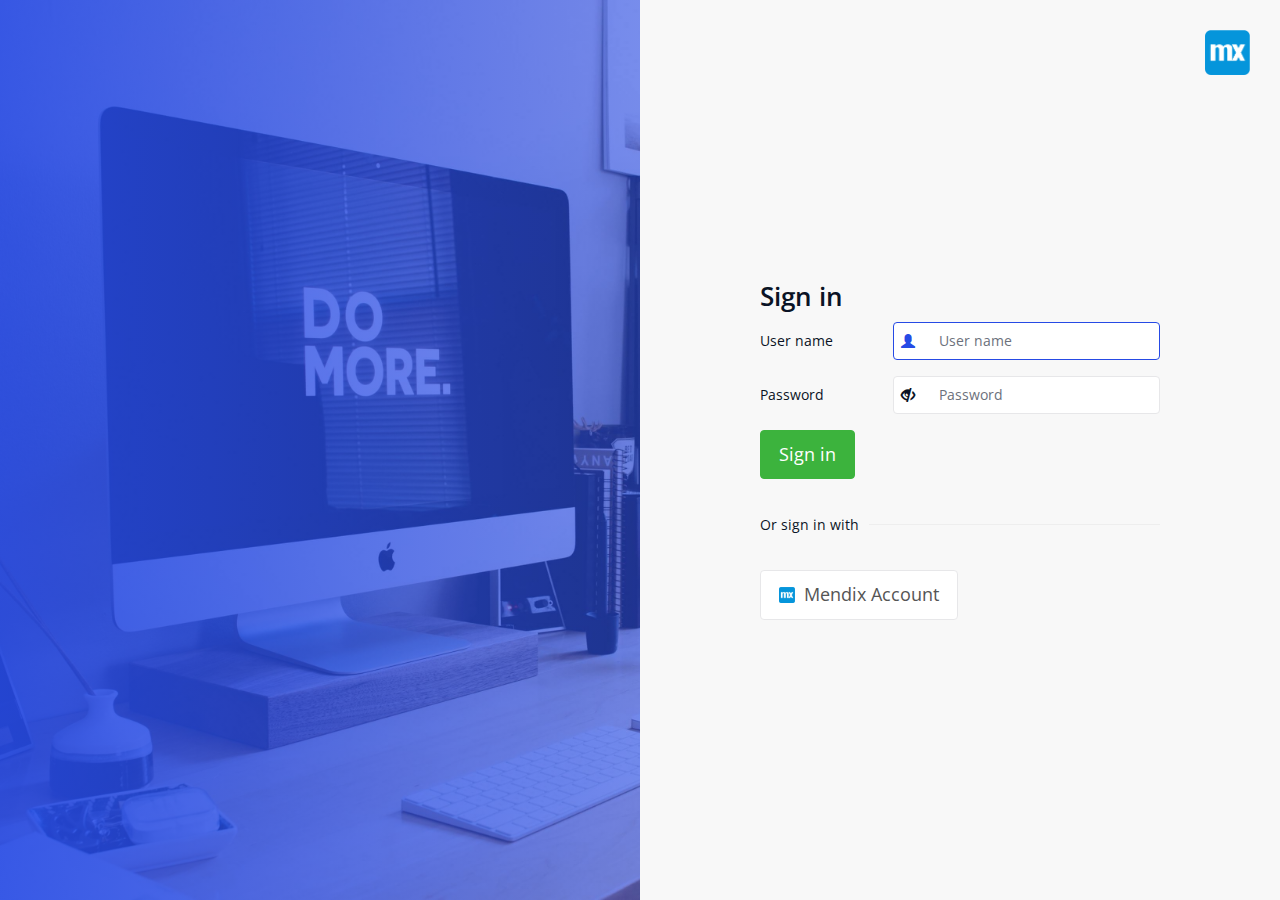
<file: atrina_crud1/project/web/login-with-mendixsso-button.html>
<!DOCTYPE html>
<html>
    <head>
        <meta charset="utf-8" />
        <title>Login</title>
        <meta name="viewport" content="width=device-width, initial-scale=1" />
        <meta name="apple-mobile-web-app-capable" content="yes" />

        <link rel="stylesheet" href="theme.compiled.css?638509436090717374"> <link rel="apple-touch-icon" sizes="180x180" href="apple-touch-icon.png?638509436090717374">
 <link rel="icon" sizes="32x32" href="icon-32.png?638509436090717374">
 <link rel="icon" sizes="16x16" href="icon-16.png?638509436090717374"> <link rel="manifest" href="manifest.webmanifest?638509436090717374" crossorigin="use-credentials"> <link rel="apple-touch-startup-image" href="img/startup-image-2048x2732.png?638509436090717374" media="screen and (device-width: 1024px) and (device-height: 1366px) and (-webkit-device-pixel-ratio: 2) and (orientation: portrait)">
 <link rel="apple-touch-startup-image" href="img/startup-image-2732x2048.png?638509436090717374" media="screen and (device-width: 1366px) and (device-height: 1024px) and (-webkit-device-pixel-ratio: 2) and (orientation: landscape)">
 <link rel="apple-touch-startup-image" href="img/startup-image-1668x2388.png?638509436090717374" media="screen and (device-width: 834px) and (device-height: 1194px) and (-webkit-device-pixel-ratio: 2) and (orientation: portrait)">
 <link rel="apple-touch-startup-image" href="img/startup-image-2388x1668.png?638509436090717374" media="screen and (device-width: 1194px) and (device-height: 834px) and (-webkit-device-pixel-ratio: 2) and (orientation: landscape)">
 <link rel="apple-touch-startup-image" href="img/startup-image-1668x2224.png?638509436090717374" media="screen and (device-width: 834px) and (device-height: 1112px) and (-webkit-device-pixel-ratio: 2) and (orientation: portrait)">
 <link rel="apple-touch-startup-image" href="img/startup-image-2224x1668.png?638509436090717374" media="screen and (device-width: 1112px) and (device-height: 834px) and (-webkit-device-pixel-ratio: 2) and (orientation: landscape)">
 <link rel="apple-touch-startup-image" href="img/startup-image-1620x2160.png?638509436090717374" media="screen and (device-width: 810px) and (device-height: 1080px) and (-webkit-device-pixel-ratio: 2) and (orientation: portrait)">
 <link rel="apple-touch-startup-image" href="img/startup-image-2160x1620.png?638509436090717374" media="screen and (device-width: 1080px) and (device-height: 810px) and (-webkit-device-pixel-ratio: 2) and (orientation: landscape)">
 <link rel="apple-touch-startup-image" href="img/startup-image-1536x2048.png?638509436090717374" media="screen and (device-width: 768px) and (device-height: 1024px) and (-webkit-device-pixel-ratio: 2) and (orientation: portrait)">
 <link rel="apple-touch-startup-image" href="img/startup-image-2048x1536.png?638509436090717374" media="screen and (device-width: 1024px) and (device-height: 768px) and (-webkit-device-pixel-ratio: 2) and (orientation: landscape)">
 <link rel="apple-touch-startup-image" href="img/startup-image-1284x2778.png?638509436090717374" media="screen and (device-width: 428px) and (device-height: 926px) and (-webkit-device-pixel-ratio: 3) and (orientation: portrait)">
 <link rel="apple-touch-startup-image" href="img/startup-image-2778x1284.png?638509436090717374" media="screen and (device-width: 926px) and (device-height: 428px) and (-webkit-device-pixel-ratio: 3) and (orientation: landscape)">
 <link rel="apple-touch-startup-image" href="img/startup-image-1170x2532.png?638509436090717374" media="screen and (device-width: 390px) and (device-height: 844px) and (-webkit-device-pixel-ratio: 3) and (orientation: portrait)">
 <link rel="apple-touch-startup-image" href="img/startup-image-2532x1170.png?638509436090717374" media="screen and (device-width: 844px) and (device-height: 390px) and (-webkit-device-pixel-ratio: 3) and (orientation: landscape)">
 <link rel="apple-touch-startup-image" href="img/startup-image-1080x2340.png?638509436090717374" media="screen and (device-width: 360px) and (device-height: 780px) and (-webkit-device-pixel-ratio: 3) and (orientation: portrait)">
 <link rel="apple-touch-startup-image" href="img/startup-image-2340x1080.png?638509436090717374" media="screen and (device-width: 780px) and (device-height: 360px) and (-webkit-device-pixel-ratio: 3) and (orientation: landscape)">
 <link rel="apple-touch-startup-image" href="img/startup-image-1242x2688.png?638509436090717374" media="screen and (device-width: 414px) and (device-height: 896px) and (-webkit-device-pixel-ratio: 3) and (orientation: portrait)">
 <link rel="apple-touch-startup-image" href="img/startup-image-2688x1242.png?638509436090717374" media="screen and (device-width: 896px) and (device-height: 414px) and (-webkit-device-pixel-ratio: 3) and (orientation: landscape)">
 <link rel="apple-touch-startup-image" href="img/startup-image-828x1792.png?638509436090717374" media="screen and (device-width: 414px) and (device-height: 896px) and (-webkit-device-pixel-ratio: 2) and (orientation: portrait)">
 <link rel="apple-touch-startup-image" href="img/startup-image-1792x828.png?638509436090717374" media="screen and (device-width: 896px) and (device-height: 414px) and (-webkit-device-pixel-ratio: 2) and (orientation: landscape)">
 <link rel="apple-touch-startup-image" href="img/startup-image-1125x2436.png?638509436090717374" media="screen and (device-width: 375px) and (device-height: 812px) and (-webkit-device-pixel-ratio: 3) and (orientation: portrait)">
 <link rel="apple-touch-startup-image" href="img/startup-image-2436x1125.png?638509436090717374" media="screen and (device-width: 812px) and (device-height: 375px) and (-webkit-device-pixel-ratio: 3) and (orientation: landscape)">
 <link rel="apple-touch-startup-image" href="img/startup-image-750x1334.png?638509436090717374" media="screen and (device-width: 375px) and (device-height: 667px) and (-webkit-device-pixel-ratio: 2) and (orientation: portrait)">
 <link rel="apple-touch-startup-image" href="img/startup-image-1334x750.png?638509436090717374" media="screen and (device-width: 667px) and (device-height: 375px) and (-webkit-device-pixel-ratio: 2) and (orientation: landscape)">
 <link rel="apple-touch-startup-image" href="img/startup-image-1242x2208.png?638509436090717374" media="screen and (device-width: 414px) and (device-height: 736px) and (-webkit-device-pixel-ratio: 3) and (orientation: portrait)">
 <link rel="apple-touch-startup-image" href="img/startup-image-2208x1242.png?638509436090717374" media="screen and (device-width: 736px) and (device-height: 414px) and (-webkit-device-pixel-ratio: 3) and (orientation: landscape)">
 <link rel="apple-touch-startup-image" href="img/startup-image-640x1136.png?638509436090717374" media="screen and (device-width: 320px) and (device-height: 568px) and (-webkit-device-pixel-ratio: 2) and (orientation: portrait)">
 <link rel="apple-touch-startup-image" href="img/startup-image-1136x640.png?638509436090717374" media="screen and (device-width: 568px) and (device-height: 320px) and (-webkit-device-pixel-ratio: 2) and (orientation: landscape)">
    </head>

    <body>
        <div class="loginpage">
            <div class="loginpage-left">
                <div class="loginpage-image"></div>
            </div>
            <div class="loginpage-right">
                <div class="loginpage-formwrapper">
                    <h2 id="loginHeader">Sign in</h2>
                    <form id="loginForm" class="loginpage-form" autocomplete="off">
                        <div>
                            <div id="loginMessage" class="alert alert-danger"></div>
                            <div class="form-group">
                                <label class="control-label" id="usernameLabel" for="usernameInput">User name</label>
                                <div class="inputwrapper">
                                    <input
                                        id="usernameInput"
                                        class="form-control"
                                        type="text"
                                        placeholder="User name"
                                        autocorrect="off"
                                        autocapitalize="none"
                                        autocomplete="off"
                                    />
                                    <span class="glyphicon glyphicon-user"></span>
                                </div>
                            </div>
                            <div class="form-group">
                                <label class="control-label" id="passwordLabel" for="passwordInput">Password</label>
                                <div class="inputwrapper">
                                    <input
                                        id="passwordInput"
                                        class="form-control"
                                        type="password"
                                        placeholder="Password"
                                        autocorrect="off"
                                        autocapitalize="none"
                                        autocomplete="off"
                                    />
                                    <span class="glyphicon glyphicon-eye-close" id="passwordToggle"></span>
                                </div>
                            </div>
                            <button id="loginButton" type="submit" class="btn btn-success btn-lg">Sign in</button>
                        </div>

                        <div class="loginpage-alternativelabel">
                            <div>Or sign in with</div>
                            <hr />
                        </div>

                        <a id="ssoButton" href="openid/login" class="btn btn-default btn-lg">
                            <img src="logo.png" />
                            <span class="loginpage-signin">Mendix Account</span>
                        </a>
                    </form>
                </div>
            </div>
            <div class="loginpage-logo">
                <img src="logo.png" role="presentation" height="45" alt="" />
            </div>
        </div>

        <script src="js/login_i18n.js?638509436090717374"></script>
        <script src="js/login.js?638509436090717374"></script>
        <script src="js/toggle-password.js?638509436090717374"></script>
    </body>
</html>
</file>
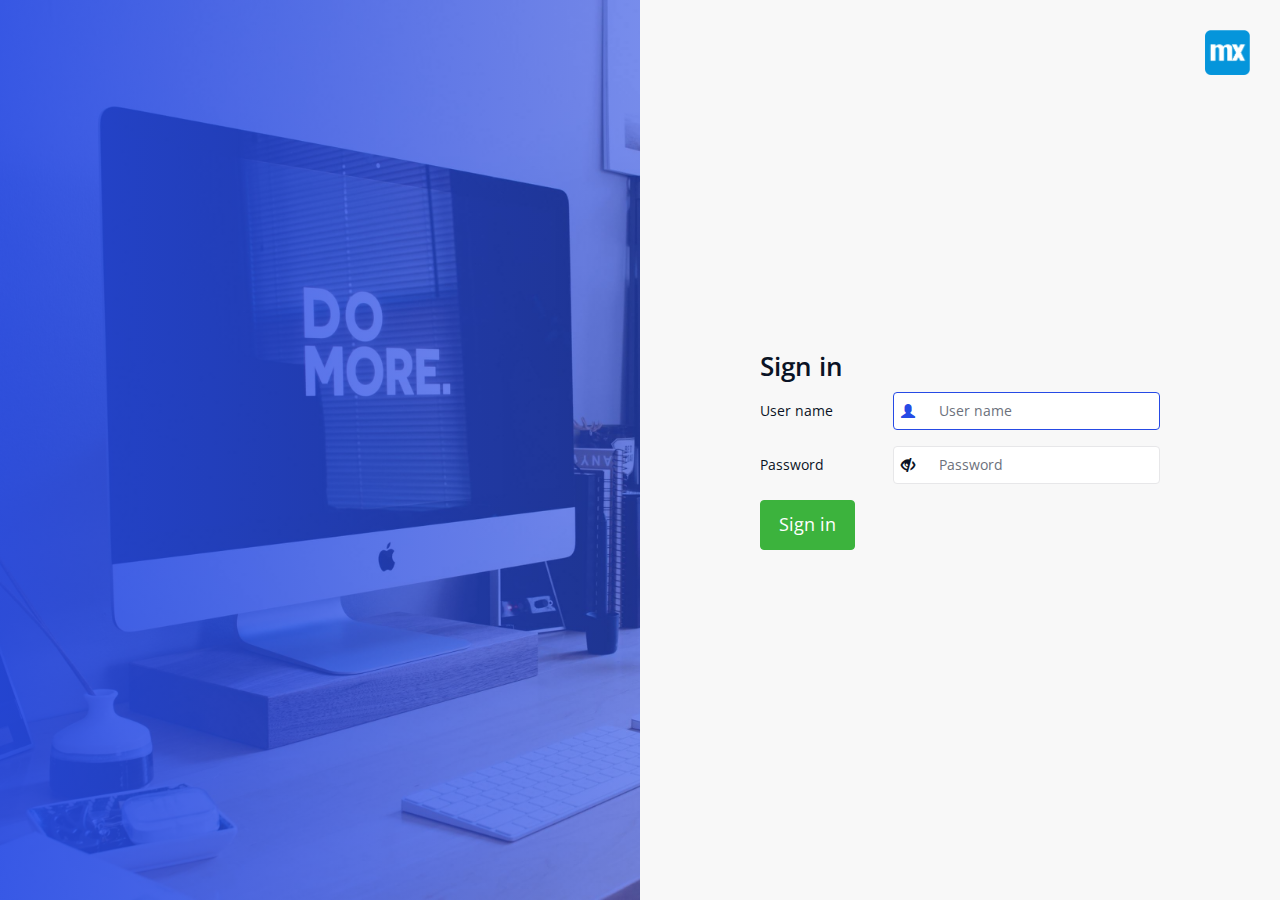
<file: atrina_crud1/project/web/login.html>
<!DOCTYPE html>
<html>
    <head>
        <meta charset="utf-8" />
        <title>Login</title>
        <meta name="viewport" content="width=device-width, initial-scale=1" />
        <meta name="apple-mobile-web-app-capable" content="yes" />

        <link rel="stylesheet" href="theme.compiled.css?638509436090717374"> <link rel="apple-touch-icon" sizes="180x180" href="apple-touch-icon.png?638509436090717374">
 <link rel="icon" sizes="32x32" href="icon-32.png?638509436090717374">
 <link rel="icon" sizes="16x16" href="icon-16.png?638509436090717374"> <link rel="manifest" href="manifest.webmanifest?638509436090717374" crossorigin="use-credentials"> <link rel="apple-touch-startup-image" href="img/startup-image-2048x2732.png?638509436090717374" media="screen and (device-width: 1024px) and (device-height: 1366px) and (-webkit-device-pixel-ratio: 2) and (orientation: portrait)">
 <link rel="apple-touch-startup-image" href="img/startup-image-2732x2048.png?638509436090717374" media="screen and (device-width: 1366px) and (device-height: 1024px) and (-webkit-device-pixel-ratio: 2) and (orientation: landscape)">
 <link rel="apple-touch-startup-image" href="img/startup-image-1668x2388.png?638509436090717374" media="screen and (device-width: 834px) and (device-height: 1194px) and (-webkit-device-pixel-ratio: 2) and (orientation: portrait)">
 <link rel="apple-touch-startup-image" href="img/startup-image-2388x1668.png?638509436090717374" media="screen and (device-width: 1194px) and (device-height: 834px) and (-webkit-device-pixel-ratio: 2) and (orientation: landscape)">
 <link rel="apple-touch-startup-image" href="img/startup-image-1668x2224.png?638509436090717374" media="screen and (device-width: 834px) and (device-height: 1112px) and (-webkit-device-pixel-ratio: 2) and (orientation: portrait)">
 <link rel="apple-touch-startup-image" href="img/startup-image-2224x1668.png?638509436090717374" media="screen and (device-width: 1112px) and (device-height: 834px) and (-webkit-device-pixel-ratio: 2) and (orientation: landscape)">
 <link rel="apple-touch-startup-image" href="img/startup-image-1620x2160.png?638509436090717374" media="screen and (device-width: 810px) and (device-height: 1080px) and (-webkit-device-pixel-ratio: 2) and (orientation: portrait)">
 <link rel="apple-touch-startup-image" href="img/startup-image-2160x1620.png?638509436090717374" media="screen and (device-width: 1080px) and (device-height: 810px) and (-webkit-device-pixel-ratio: 2) and (orientation: landscape)">
 <link rel="apple-touch-startup-image" href="img/startup-image-1536x2048.png?638509436090717374" media="screen and (device-width: 768px) and (device-height: 1024px) and (-webkit-device-pixel-ratio: 2) and (orientation: portrait)">
 <link rel="apple-touch-startup-image" href="img/startup-image-2048x1536.png?638509436090717374" media="screen and (device-width: 1024px) and (device-height: 768px) and (-webkit-device-pixel-ratio: 2) and (orientation: landscape)">
 <link rel="apple-touch-startup-image" href="img/startup-image-1284x2778.png?638509436090717374" media="screen and (device-width: 428px) and (device-height: 926px) and (-webkit-device-pixel-ratio: 3) and (orientation: portrait)">
 <link rel="apple-touch-startup-image" href="img/startup-image-2778x1284.png?638509436090717374" media="screen and (device-width: 926px) and (device-height: 428px) and (-webkit-device-pixel-ratio: 3) and (orientation: landscape)">
 <link rel="apple-touch-startup-image" href="img/startup-image-1170x2532.png?638509436090717374" media="screen and (device-width: 390px) and (device-height: 844px) and (-webkit-device-pixel-ratio: 3) and (orientation: portrait)">
 <link rel="apple-touch-startup-image" href="img/startup-image-2532x1170.png?638509436090717374" media="screen and (device-width: 844px) and (device-height: 390px) and (-webkit-device-pixel-ratio: 3) and (orientation: landscape)">
 <link rel="apple-touch-startup-image" href="img/startup-image-1080x2340.png?638509436090717374" media="screen and (device-width: 360px) and (device-height: 780px) and (-webkit-device-pixel-ratio: 3) and (orientation: portrait)">
 <link rel="apple-touch-startup-image" href="img/startup-image-2340x1080.png?638509436090717374" media="screen and (device-width: 780px) and (device-height: 360px) and (-webkit-device-pixel-ratio: 3) and (orientation: landscape)">
 <link rel="apple-touch-startup-image" href="img/startup-image-1242x2688.png?638509436090717374" media="screen and (device-width: 414px) and (device-height: 896px) and (-webkit-device-pixel-ratio: 3) and (orientation: portrait)">
 <link rel="apple-touch-startup-image" href="img/startup-image-2688x1242.png?638509436090717374" media="screen and (device-width: 896px) and (device-height: 414px) and (-webkit-device-pixel-ratio: 3) and (orientation: landscape)">
 <link rel="apple-touch-startup-image" href="img/startup-image-828x1792.png?638509436090717374" media="screen and (device-width: 414px) and (device-height: 896px) and (-webkit-device-pixel-ratio: 2) and (orientation: portrait)">
 <link rel="apple-touch-startup-image" href="img/startup-image-1792x828.png?638509436090717374" media="screen and (device-width: 896px) and (device-height: 414px) and (-webkit-device-pixel-ratio: 2) and (orientation: landscape)">
 <link rel="apple-touch-startup-image" href="img/startup-image-1125x2436.png?638509436090717374" media="screen and (device-width: 375px) and (device-height: 812px) and (-webkit-device-pixel-ratio: 3) and (orientation: portrait)">
 <link rel="apple-touch-startup-image" href="img/startup-image-2436x1125.png?638509436090717374" media="screen and (device-width: 812px) and (device-height: 375px) and (-webkit-device-pixel-ratio: 3) and (orientation: landscape)">
 <link rel="apple-touch-startup-image" href="img/startup-image-750x1334.png?638509436090717374" media="screen and (device-width: 375px) and (device-height: 667px) and (-webkit-device-pixel-ratio: 2) and (orientation: portrait)">
 <link rel="apple-touch-startup-image" href="img/startup-image-1334x750.png?638509436090717374" media="screen and (device-width: 667px) and (device-height: 375px) and (-webkit-device-pixel-ratio: 2) and (orientation: landscape)">
 <link rel="apple-touch-startup-image" href="img/startup-image-1242x2208.png?638509436090717374" media="screen and (device-width: 414px) and (device-height: 736px) and (-webkit-device-pixel-ratio: 3) and (orientation: portrait)">
 <link rel="apple-touch-startup-image" href="img/startup-image-2208x1242.png?638509436090717374" media="screen and (device-width: 736px) and (device-height: 414px) and (-webkit-device-pixel-ratio: 3) and (orientation: landscape)">
 <link rel="apple-touch-startup-image" href="img/startup-image-640x1136.png?638509436090717374" media="screen and (device-width: 320px) and (device-height: 568px) and (-webkit-device-pixel-ratio: 2) and (orientation: portrait)">
 <link rel="apple-touch-startup-image" href="img/startup-image-1136x640.png?638509436090717374" media="screen and (device-width: 568px) and (device-height: 320px) and (-webkit-device-pixel-ratio: 2) and (orientation: landscape)">
    </head>

    <body>
        <div class="loginpage">
            <div class="loginpage-left">
                <div class="loginpage-image"></div>
            </div>
            <div class="loginpage-right">
                <div class="loginpage-formwrapper">
                    <h2 id="loginHeader">Sign in</h2>
                    <form id="loginForm" class="loginpage-form" autocomplete="off">
                        <div>
                            <div id="loginMessage" class="alert alert-danger"></div>
                            <div class="form-group">
                                <label class="control-label" id="usernameLabel" for="usernameInput">User name</label>
                                <div class="inputwrapper">
                                    <input
                                        id="usernameInput"
                                        class="form-control"
                                        type="text"
                                        placeholder="User name"
                                        autocorrect="off"
                                        autocapitalize="none"
                                        autocomplete="off"
                                    />
                                    <span class="glyphicon glyphicon-user"></span>
                                </div>
                            </div>
                            <div class="form-group">
                                <label class="control-label" id="passwordLabel" for="passwordInput">Password</label>
                                <div class="inputwrapper">
                                    <input
                                        id="passwordInput"
                                        class="form-control"
                                        type="password"
                                        placeholder="Password"
                                        autocorrect="off"
                                        autocapitalize="none"
                                        autocomplete="off"
                                    />
                                    <span class="glyphicon glyphicon-eye-close" id="passwordToggle"></span>
                                </div>
                            </div>
                            <button id="loginButton" type="submit" class="btn btn-success btn-lg">Sign in</button>
                        </div>
                    </form>
                </div>
            </div>
            <div class="loginpage-logo">
                <img src="logo.png" role="presentation" height="45" alt="" />
            </div>
        </div>

        <script src="js/login_i18n.js?638509436090717374"></script>
        <script src="js/login.js?638509436090717374"></script>
        <script src="js/toggle-password.js?638509436090717374"></script>
    </body>
</html>
</file>
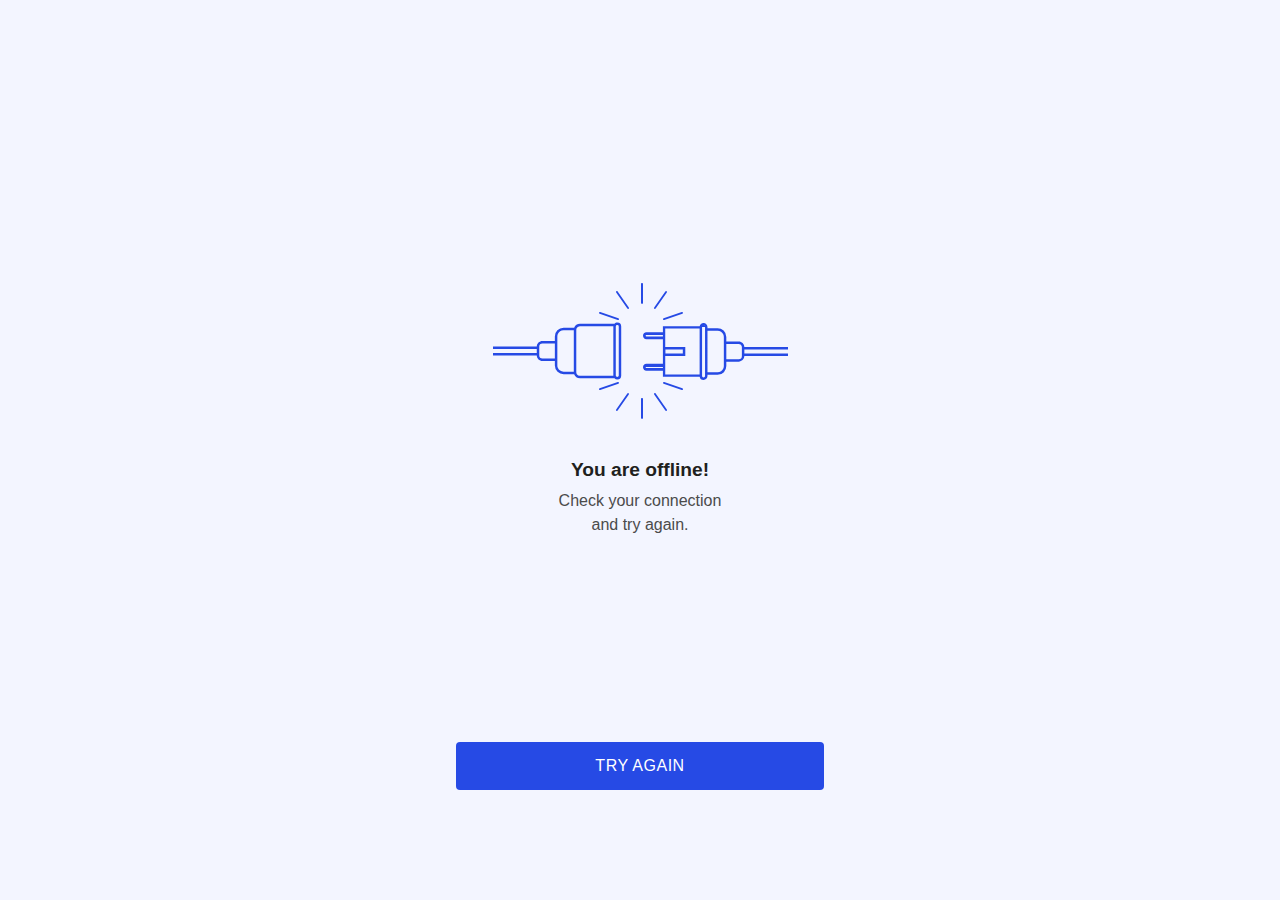
<file: atrina_crud1/project/web/offline.html>
<!DOCTYPE html>
<html>
    <head>
        <meta charset="utf-8">
        <title>You are offline!</title>
        <meta name="viewport" content="width=device-width, initial-scale=1">
        <script type="text/javascript">
            window.addEventListener("online", function() {
                document.location.reload();
            });
        </script>
        <style type="text/css">
            body {
                margin: 0;
                background-color: #f3f5ff;
                font-family: sans-serif;
                line-height: 1.5em;
                text-align: center;
            }
            .container {
                display: flex;
                flex-direction: column;
                justify-content: center;
                max-width: 400px;
                min-height: 100vh;
                margin: 0 auto;
            }
            .notice {
                flex: 1;
                display: flex;
                flex-direction: column;
                align-items: center;
                justify-content: center;
                max-width: 180px;
                max-height: 600px;
                padding: 16px;
                margin: 0 auto;
            }
            svg {
                margin-bottom: 32px;
            }
            h2 {
                margin: 0;
                font-size: 1.2em;
                line-height: 2em;
                color: #1f1f20;
            }
            p {
                margin: 0;
                color: #4b4b4b;
            }
            a {
                display: block;
                padding: 12px;
                margin: 16px;
                background-color: #264ae5;
                border-radius: 4px;
                color: white;
                text-decoration: none;
                text-transform: uppercase;
                letter-spacing: 0.5px;
            }
        </style>
    </head>
    <body>
        <div class="container">
            <div class="notice">
                <svg width="295" height="136" xmlns="http://www.w3.org/2000/svg">
                    <g fill="#264AE5" fill-rule="evenodd">
                        <path d="M125.765 92.493a1.436 1.436 0 01-.899 1.338c-.17.07-.354.108-.548.108h-.089c-.192 0-.377-.037-.546-.108a1.444 1.444 0 01-.9-1.338V43.508a1.447 1.447 0 011.447-1.446h.088a1.45 1.45 0 011.447 1.446v48.985zm-5.417-43.817h-.017v43.817c0 .112.004.22.017.329h-33.4a3.705 3.705 0 01-3.103-1.642 3.388 3.388 0 01-.562-1.863V46.684c0-.742.242-1.43.657-1.998a3.705 3.705 0 013.007-1.508h33.4v5.498zM80.798 88.7h-10.18a6.289 6.289 0 01-5.783-3.831 6.209 6.209 0 01-.494-2.435v-29c0-.867.177-1.692.497-2.444a6.287 6.287 0 015.78-3.824h10.18V88.7zM61.858 75.54h-12.4a3.209 3.209 0 01-3.204-3.2v-8.637a3.205 3.205 0 013.205-3.2l12.399.001V75.54zm62.46-35.927h-.088c-1.1 0-2.093.456-2.8 1.19H86.946c-2.656 0-4.926 1.62-5.782 3.883H70.618a8.744 8.744 0 00-6.277 2.651 8.711 8.711 0 00-2.484 6.096v4.591h-12.4c-3.077 0-5.592 2.452-5.684 5.503H0v2.407h43.769v4.103H0v2.48h43.773c.092 3.05 2.607 5.502 5.685 5.502h12.399v4.415a8.704 8.704 0 002.701 6.31 8.737 8.737 0 006.06 2.436h10.498c.816 2.333 3.124 4.018 5.831 4.018h34.481a3.883 3.883 0 002.801 1.189h.089a3.901 3.901 0 003.898-3.894V43.508a3.902 3.902 0 00-3.898-3.895z"/><path d="M121.012 43v6h-.024v-5.64c0-.121.007-.241.024-.36M248.874 72.928a3.204 3.204 0 01-3.196 3.214h-12.365V61.038h12.365c1.4 0 2.59.91 3.023 2.172.111.327.173.678.173 1.042v8.676zm-18.038 10.139c0 .894-.188 1.744-.522 2.515-.968 2.223-3.176 3.78-5.74 3.78h-10.09V47.64h10.09c2.583 0 4.805 1.58 5.76 3.83.322.758.502 1.59.502 2.464v29.134zm-18.798 10.025c0 .8-.645 1.45-1.443 1.45h-.09a1.445 1.445 0 01-1.441-1.45V43.91a1.447 1.447 0 011.442-1.451h.09a1.449 1.449 0 011.443 1.451v49.182zm-39.62-22.49h17.398V66.4H172.42v4.203zm34.201 20.819h-34.388V73.094h20.063v-9.186H172.23V45.581h34.388v45.84zm-36.716-37.897H153.4a.777.777 0 01-.777-.784c0-.431.35-.781.777-.781h16.503v1.565zm0 31.519H153.4a.777.777 0 01-.777-.783c0-.432.35-.782.777-.782h16.503v1.565zm81.449-18.477H295v-2.491h-43.653c-.091-3.065-2.6-5.528-5.669-5.528h-12.365v-4.614a8.784 8.784 0 00-2.714-6.358 8.677 8.677 0 00-6.025-2.427h-10.09V43.91c0-2.155-1.744-3.91-3.889-3.91h-.09c-1.915 0-3.511 1.401-3.825 3.239h-36.777v6.08H153.4c-1.876 0-3.4 1.536-3.4 3.421 0 1.888 1.524 3.423 3.4 3.423h16.503v24.676H153.4c-1.876 0-3.4 1.535-3.4 3.42 0 1.888 1.524 3.423 3.4 3.423h16.503v6.08h36.777A3.893 3.893 0 00210.506 97h.09c2.144 0 3.887-1.753 3.887-3.908v-1.238h10.091a8.682 8.682 0 006.322-2.727 8.78 8.78 0 002.417-6.06v-4.433h12.365c3.07 0 5.578-2.464 5.669-5.528H295v-2.491h-43.648v-4.049z"/><path d="M212 43.032V44h-4v-.968c0-.163.07-.316.196-.454.291-.32.888-.548 1.583-.578h.43c1.002.041 1.791.488 1.791 1.032M170 51v1h-17.989a.73.73 0 01-.011-.134c0-.478.364-.866.811-.866H170M170 83v1h-17.992a.616.616 0 01-.008-.11c0-.491.364-.89.811-.89H170M149 21c-.552 0-1-.409-1-.913V.913c0-.504.448-.913 1-.913s1 .409 1 .913v19.174c0 .504-.448.913-1 .913M161.918 26a.907.907 0 01-.53-.173.956.956 0 01-.22-1.311L172.33 8.397a.906.906 0 011.281-.224c.415.3.514.887.22 1.311l-11.16 16.119a.915.915 0 01-.753.397M170.917 37a.917.917 0 01-.865-.596.885.885 0 01.561-1.137l18.165-6.216a.923.923 0 011.17.545.885.885 0 01-.56 1.137l-18.166 6.216a.928.928 0 01-.305.051M135.081 26a.912.912 0 01-.751-.397L123.17 9.484a.954.954 0 01.218-1.311c.415-.3.989-.2 1.282.224l11.16 16.119a.954.954 0 01-.218 1.31.902.902 0 01-.53.174M125.083 37a.935.935 0 01-.305-.05l-18.165-6.217a.885.885 0 01-.56-1.137.924.924 0 011.169-.545l18.165 6.216a.885.885 0 01.56 1.137.916.916 0 01-.864.596M149 136c-.552 0-1-.41-1-.913v-19.174c0-.504.448-.913 1-.913s1 .409 1 .913v19.174c0 .504-.448.913-1 .913M173.08 128a.912.912 0 01-.75-.397l-11.161-16.119a.956.956 0 01.219-1.31c.415-.301.988-.2 1.283.223l11.16 16.119a.953.953 0 01-.22 1.311.898.898 0 01-.53.173M189.083 107a.939.939 0 01-.305-.051l-18.165-6.216a.885.885 0 01-.56-1.137.924.924 0 011.169-.545l18.166 6.216a.885.885 0 01.56 1.137.916.916 0 01-.865.596M123.919 128a.9.9 0 01-.53-.173.954.954 0 01-.22-1.311l11.16-16.119a.907.907 0 011.283-.224c.414.3.512.887.219 1.311l-11.16 16.12a.912.912 0 01-.752.396M106.917 107a.916.916 0 01-.865-.596.885.885 0 01.56-1.137l18.166-6.216a.924.924 0 011.17.545.885.885 0 01-.56 1.137l-18.166 6.216a.94.94 0 01-.305.051" />
                    </g>
                </svg>
                <h2>You are offline!</h2>
                <p>Check your connection and try again.</p>
            </div>
            <a href="">Try again</a>
        </div>
    </body>
</html>
</file>
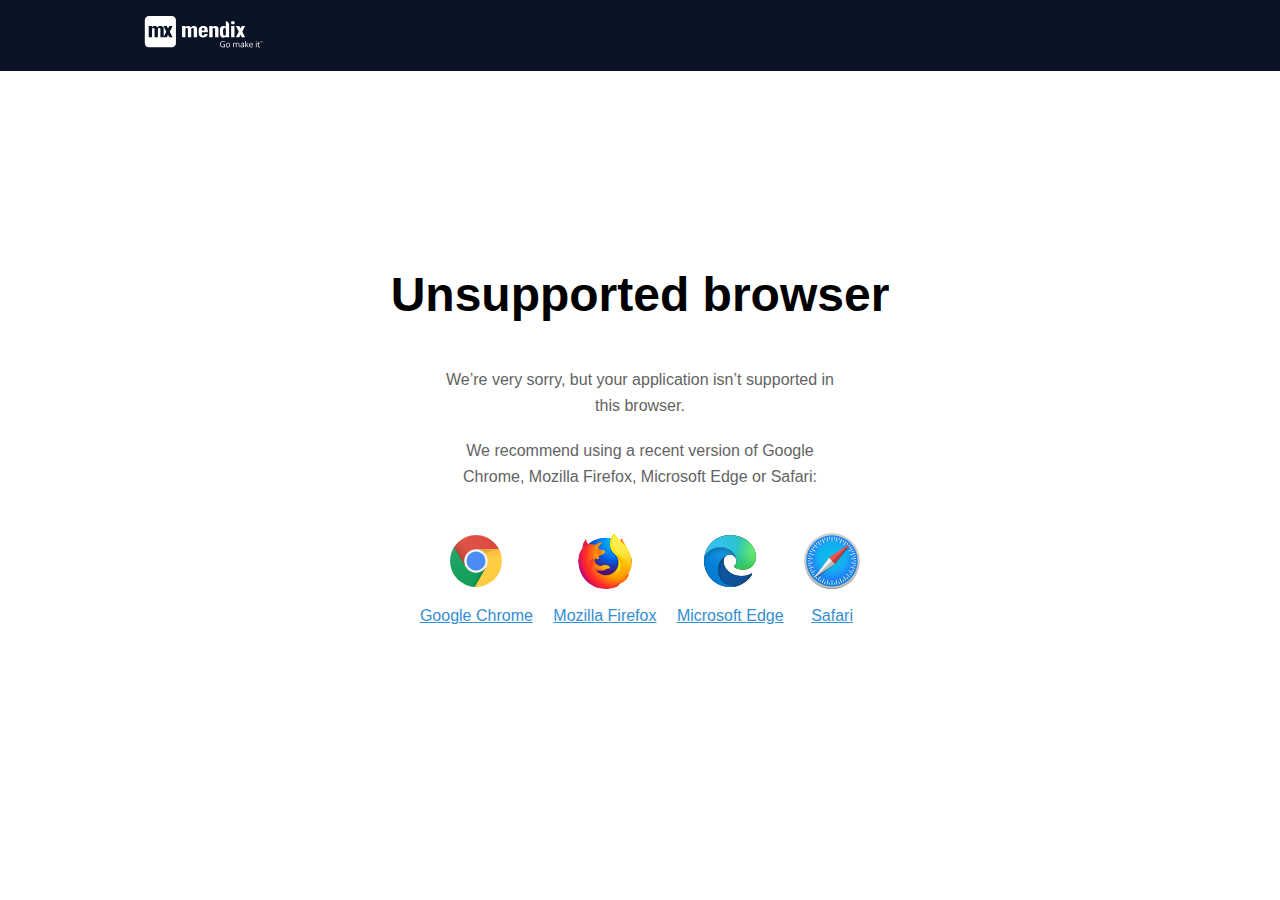
<file: atrina_crud1/project/web/unsupported-browser.html>
<!DOCTYPE html>
<html lang="en-US">
    <head>
        <meta charset="utf-8">
        <title>Unsupported browser</title>
        <meta http-equiv="X-UA-Compatible" content="IE=edge">
        <meta name="viewport" content="width=device-width, initial-scale=1">
        <style>
            body {
                margin: 0;
                background-color: #ffffff;
                font-family: Arial, sans-serif;
                line-height: 1.5em;
                text-align: center;
            }
            .container {
                max-width: 992px;
                padding: 0 16px;
                margin: 0 auto;
            }
            .main {
                padding-top: 152px;
                padding-bottom: 152px;
            }
            .header {
                background-color: #0a1325;
                text-align: left;
                padding: 16px 0;
            }
            h1 {
                margin: 0;
                font-size: 3em;
                line-height: 3em;
                color: #000000;
            }
            p {
                margin: 0 auto 20px;
                color: #636363;
                font-size: 1em;
                line-height: 1.6em;
                max-width: 400px;
            }
            .browser-link {
                color: #348ed1;
                font-size: 1em;
                line-height: 2em;
                display: inline-block;
                margin: 24px 8px;
                vertical-align: top;
            }

            @media screen and (max-width: 767px) {
                .main {
                    padding-top: 64px;
                    padding-bottom: 64px;
                }
                h1 {
                    font-size: 1.6em;
                    line-height: 1.8em;
                    margin-bottom: 32px;
                }
                .browser-link {
                    font-size: 0.8em;
                    line-height: 1.4em;
                    margin: 16px 4px;
                    width: 56px;
                }
                .browser-link svg {
                    width: 32px;
                    height: 32px;
                }
            }
        </style>
    </head>
    <body>
        <div class="header">
            <div class="container">
                <svg xmlns="http://www.w3.org/2000/svg" width="119" height="32" viewBox="0 0 119 32" version="1.1"><g id="surface1"><path style=" stroke:none;fill-rule:evenodd;fill:rgb(100%,100%,100%);fill-opacity:1;" d="M 27.777344 31.328125 L 4.957031 31.328125 C 2.667969 31.324219 0.8125 29.457031 0.808594 27.152344 L 0.808594 4.175781 C 0.8125 1.871094 2.667969 0.00390625 4.957031 0 L 27.777344 0 C 30.066406 0.00390625 31.925781 1.871094 31.933594 4.175781 L 31.933594 27.152344 C 31.933594 28.261719 31.496094 29.324219 30.714844 30.105469 C 29.9375 30.890625 28.878906 31.328125 27.777344 31.328125 Z M 28.632812 9.992188 L 25.292969 9.992188 L 24.035156 12.554688 L 22.765625 9.992188 L 19.421875 9.992188 L 22.277344 15.664062 L 19.691406 20.792969 L 19.691406 12.585938 C 19.679688 12.167969 19.574219 11.757812 19.382812 11.390625 C 19.214844 11.101562 18.988281 10.847656 18.722656 10.648438 C 18.4375 10.441406 18.121094 10.28125 17.785156 10.175781 C 17.414062 10.066406 17.03125 10.007812 16.644531 10.003906 C 16.03125 9.988281 15.421875 10.105469 14.859375 10.347656 C 14.34375 10.589844 13.890625 10.945312 13.53125 11.390625 C 13.265625 10.957031 12.886719 10.609375 12.4375 10.378906 C 11.953125 10.117188 11.40625 9.988281 10.855469 10.003906 C 10.300781 9.992188 9.746094 10.089844 9.226562 10.289062 C 8.761719 10.515625 8.367188 10.871094 8.09375 11.316406 L 8.042969 11.316406 L 8.042969 9.992188 L 4.703125 9.992188 L 4.703125 21.332031 L 8.042969 21.332031 L 8.042969 13.175781 C 8.097656 12.515625 8.644531 12.007812 9.304688 12.007812 C 9.960938 12.007812 10.511719 12.515625 10.5625 13.175781 L 10.5625 21.332031 L 13.890625 21.332031 L 13.890625 13.195312 C 13.890625 12.492188 14.453125 11.921875 15.152344 11.921875 C 15.851562 11.921875 16.414062 12.492188 16.414062 13.195312 L 16.414062 21.332031 L 22.765625 21.332031 L 24.035156 18.773438 L 25.292969 21.332031 L 28.632812 21.332031 L 25.78125 15.664062 Z M 28.632812 9.992188 "/><path style=" stroke:none;fill-rule:nonzero;fill:rgb(100%,100%,100%);fill-opacity:1;" d="M 85.125 8.335938 C 85.085938 7.488281 84.710938 6.695312 84.089844 6.125 C 83.464844 5.558594 82.640625 5.265625 81.800781 5.308594 L 81.800781 10.878906 C 81.546875 10.59375 81.230469 10.367188 80.878906 10.214844 C 80.359375 10.011719 79.804688 9.914062 79.25 9.929688 C 78.542969 9.878906 77.839844 10.082031 77.269531 10.503906 C 76.804688 10.882812 76.457031 11.386719 76.257812 11.953125 C 76.046875 12.566406 75.9375 13.203125 75.921875 13.851562 L 75.921875 17.609375 C 75.941406 18.265625 76.054688 18.914062 76.257812 19.535156 C 76.449219 20.117188 76.800781 20.632812 77.269531 21.023438 C 77.855469 21.46875 78.582031 21.6875 79.3125 21.636719 C 79.902344 21.65625 80.488281 21.542969 81.027344 21.308594 C 81.300781 21.1875 81.546875 21.011719 81.75 20.792969 L 81.75 21.367188 L 85.09375 21.367188 L 85.09375 8.410156 Z M 81.800781 13.703125 L 81.800781 18.558594 C 81.765625 19.042969 81.441406 19.457031 80.984375 19.601562 C 80.871094 19.65625 80.746094 19.679688 80.617188 19.675781 C 80.617188 19.675781 79.039062 19.980469 79.039062 15.761719 C 79.039062 13.75 79.402344 12.773438 79.769531 12.300781 L 79.894531 12.144531 C 79.945312 12.082031 80.019531 12.035156 80.097656 12.011719 C 80.246094 11.902344 80.433594 11.851562 80.617188 11.871094 C 80.832031 11.875 81.039062 11.9375 81.222656 12.046875 C 81.605469 12.273438 81.84375 12.691406 81.839844 13.144531 L 81.839844 13.6875 Z M 60.398438 18.371094 C 60.351562 18.84375 60.03125 19.246094 59.582031 19.390625 C 59.445312 19.417969 59.3125 19.441406 59.175781 19.453125 C 58.863281 19.484375 58.554688 19.390625 58.316406 19.191406 C 58.082031 18.988281 57.933594 18.699219 57.910156 18.386719 C 57.8125 17.625 57.8125 16.207031 57.8125 16.207031 L 63.761719 16.207031 C 63.804688 15.382812 63.804688 14.5625 63.761719 13.742188 C 63.699219 13.0625 63.5 12.402344 63.175781 11.800781 C 62.839844 11.238281 62.351562 10.785156 61.765625 10.496094 C 60.964844 10.144531 60.09375 9.984375 59.222656 10.027344 C 58.386719 9.996094 57.554688 10.144531 56.777344 10.460938 C 56.207031 10.722656 55.722656 11.140625 55.382812 11.667969 C 55.054688 12.199219 54.851562 12.800781 54.78125 13.421875 C 54.585938 14.910156 54.585938 16.417969 54.78125 17.902344 C 54.855469 18.554688 55.066406 19.183594 55.398438 19.75 C 55.742188 20.273438 56.226562 20.691406 56.792969 20.949219 C 57.566406 21.269531 58.402344 21.421875 59.238281 21.390625 C 59.898438 21.398438 60.558594 21.300781 61.1875 21.105469 C 61.703125 20.929688 62.179688 20.652344 62.582031 20.28125 C 63.269531 19.703125 63.683594 18.855469 63.722656 17.953125 L 60.398438 17.953125 C 60.40625 18.09375 60.40625 18.230469 60.398438 18.371094 Z M 57.894531 13.128906 C 57.929688 12.453125 58.476562 11.917969 59.148438 11.90625 C 59.480469 11.890625 59.800781 12.015625 60.039062 12.246094 C 60.277344 12.476562 60.414062 12.796875 60.414062 13.128906 C 60.445312 13.578125 60.445312 14.03125 60.414062 14.480469 L 57.8125 14.480469 C 57.8125 14.03125 57.839844 13.578125 57.894531 13.128906 Z M 57.894531 13.128906 "/><path style=" stroke:none;fill-rule:evenodd;fill:rgb(100%,100%,100%);fill-opacity:1;" d="M 53.101562 12.554688 C 53.066406 12.148438 52.953125 11.75 52.765625 11.390625 C 52.601562 11.101562 52.375 10.847656 52.105469 10.648438 C 51.824219 10.441406 51.507812 10.28125 51.171875 10.175781 C 50.203125 9.894531 49.171875 9.957031 48.242188 10.347656 C 47.730469 10.589844 47.277344 10.945312 46.914062 11.390625 C 46.648438 10.957031 46.273438 10.609375 45.824219 10.378906 C 45.335938 10.128906 44.796875 9.996094 44.25 10.003906 C 43.695312 9.992188 43.140625 10.089844 42.621094 10.289062 C 42.136719 10.511719 41.726562 10.871094 41.4375 11.324219 L 41.390625 11.324219 L 41.390625 9.992188 L 38.046875 9.992188 L 38.046875 21.316406 L 41.390625 21.316406 L 41.390625 13.160156 C 41.441406 12.5 41.988281 11.992188 42.648438 11.992188 C 43.308594 11.992188 43.855469 12.5 43.90625 13.160156 L 43.90625 21.316406 L 47.21875 21.316406 L 47.21875 13.195312 C 47.234375 12.511719 47.792969 11.96875 48.472656 11.980469 C 49.152344 11.96875 49.714844 12.511719 49.734375 13.195312 L 49.734375 21.332031 L 53.078125 21.332031 L 53.078125 12.554688 Z M 74.1875 11.390625 C 74.023438 11.097656 73.800781 10.847656 73.535156 10.648438 C 73.25 10.4375 72.929688 10.277344 72.589844 10.175781 C 72.21875 10.066406 71.835938 10.007812 71.449219 10.003906 C 70.890625 9.984375 70.332031 10.089844 69.820312 10.3125 C 69.332031 10.519531 68.921875 10.871094 68.644531 11.324219 L 68.597656 11.324219 L 68.597656 9.992188 L 65.246094 9.992188 L 65.246094 21.316406 L 68.597656 21.316406 L 68.597656 13.175781 C 68.613281 12.496094 69.171875 11.953125 69.851562 11.964844 C 70.53125 11.953125 71.09375 12.492188 71.113281 13.175781 L 71.113281 21.316406 L 74.457031 21.316406 L 74.457031 12.382812 C 74.445312 12.035156 74.351562 11.695312 74.1875 11.390625 Z M 101.125 9.992188 L 97.785156 9.992188 L 96.519531 12.554688 L 95.265625 9.992188 L 91.914062 9.992188 L 94.777344 15.664062 L 91.914062 21.332031 L 95.265625 21.332031 L 96.519531 18.773438 L 97.785156 21.332031 L 101.125 21.332031 L 98.273438 15.664062 Z M 90.503906 21.332031 L 87.15625 21.332031 L 87.15625 9.992188 L 90.496094 9.992188 Z M 89.984375 8.335938 L 87.703125 8.335938 C 87.414062 8.335938 87.179688 8.101562 87.179688 7.8125 L 87.179688 5.816406 C 87.179688 5.527344 87.414062 5.292969 87.703125 5.292969 L 89.984375 5.292969 C 90.273438 5.292969 90.503906 5.527344 90.503906 5.816406 L 90.503906 7.8125 C 90.503906 8.101562 90.273438 8.335938 89.984375 8.335938 Z M 78.929688 28.226562 L 80.976562 28.226562 L 80.976562 31.082031 C 80.660156 31.183594 80.335938 31.257812 80.007812 31.3125 C 79.625 31.363281 79.242188 31.386719 78.859375 31.382812 C 78.0625 31.425781 77.289062 31.128906 76.722656 30.5625 C 76.1875 29.945312 75.914062 29.140625 75.964844 28.324219 C 75.945312 27.753906 76.074219 27.1875 76.339844 26.683594 C 76.582031 26.222656 76.960938 25.851562 77.421875 25.617188 C 77.929688 25.367188 78.488281 25.246094 79.054688 25.253906 C 79.671875 25.25 80.28125 25.367188 80.855469 25.601562 L 80.585938 26.207031 C 80.089844 25.992188 79.554688 25.875 79.011719 25.871094 C 78.375 25.832031 77.753906 26.066406 77.292969 26.511719 C 76.859375 27 76.632812 27.644531 76.671875 28.300781 C 76.621094 28.960938 76.835938 29.613281 77.269531 30.113281 C 77.738281 30.558594 78.375 30.785156 79.019531 30.738281 C 79.433594 30.734375 79.84375 30.6875 80.242188 30.597656 L 80.242188 28.839844 L 78.898438 28.839844 Z M 78.929688 28.226562 "/><path style=" stroke:none;fill-rule:nonzero;fill:rgb(100%,100%,100%);fill-opacity:1;" d="M 86.023438 29.105469 C 86.054688 29.71875 85.859375 30.324219 85.46875 30.800781 C 85.066406 31.222656 84.503906 31.441406 83.925781 31.410156 C 83.546875 31.417969 83.171875 31.320312 82.84375 31.128906 C 82.523438 30.9375 82.273438 30.652344 82.117188 30.308594 C 81.941406 29.925781 81.855469 29.503906 81.867188 29.078125 C 81.828125 28.464844 82.027344 27.859375 82.417969 27.390625 C 82.820312 26.976562 83.378906 26.757812 83.953125 26.789062 C 84.519531 26.761719 85.070312 26.988281 85.460938 27.40625 C 85.859375 27.875 86.0625 28.484375 86.023438 29.105469 Z M 82.574219 29.105469 C 82.542969 29.5625 82.664062 30.019531 82.917969 30.398438 C 83.183594 30.683594 83.550781 30.847656 83.941406 30.847656 C 84.328125 30.847656 84.699219 30.683594 84.960938 30.398438 C 85.222656 30.019531 85.347656 29.558594 85.3125 29.09375 C 85.34375 28.640625 85.222656 28.191406 84.960938 27.816406 C 84.695312 27.535156 84.324219 27.375 83.941406 27.375 C 83.554688 27.375 83.183594 27.535156 82.917969 27.816406 C 82.664062 28.195312 82.542969 28.648438 82.574219 29.105469 Z M 82.574219 29.105469 "/><path style=" stroke:none;fill-rule:evenodd;fill:rgb(100%,100%,100%);fill-opacity:1;" d="M 94.769531 31.328125 L 94.769531 28.445312 C 94.796875 28.152344 94.710938 27.859375 94.53125 27.625 C 94.34375 27.433594 94.082031 27.332031 93.8125 27.355469 C 93.460938 27.328125 93.113281 27.460938 92.867188 27.71875 C 92.640625 28.039062 92.535156 28.429688 92.566406 28.824219 L 92.566406 31.285156 L 91.875 31.285156 L 91.875 28.445312 C 91.90625 28.15625 91.824219 27.859375 91.644531 27.625 C 91.457031 27.429688 91.191406 27.332031 90.921875 27.355469 C 90.566406 27.328125 90.222656 27.46875 89.984375 27.734375 C 89.75 28.105469 89.644531 28.542969 89.683594 28.980469 L 89.683594 31.328125 L 88.996094 31.328125 L 88.996094 26.894531 L 89.550781 26.894531 L 89.664062 27.503906 C 89.796875 27.285156 89.984375 27.109375 90.210938 26.996094 C 90.464844 26.867188 90.746094 26.804688 91.027344 26.8125 C 91.601562 26.734375 92.160156 27.035156 92.414062 27.5625 C 92.554688 27.328125 92.757812 27.136719 93 27.011719 C 93.273438 26.875 93.574219 26.808594 93.878906 26.8125 C 94.300781 26.777344 94.714844 26.917969 95.027344 27.199219 C 95.3125 27.546875 95.449219 27.992188 95.410156 28.4375 L 95.410156 31.328125 Z M 94.769531 31.328125 "/><path style=" stroke:none;fill-rule:nonzero;fill:rgb(100%,100%,100%);fill-opacity:1;" d="M 99.429688 31.328125 L 99.300781 30.695312 C 99.121094 30.933594 98.890625 31.128906 98.625 31.261719 C 98.363281 31.363281 98.085938 31.414062 97.808594 31.410156 C 97.425781 31.425781 97.050781 31.304688 96.75 31.074219 C 96.484375 30.824219 96.34375 30.46875 96.367188 30.105469 C 96.367188 29.210938 97.097656 28.734375 98.558594 28.691406 L 99.375 28.691406 L 99.375 28.421875 C 99.394531 28.144531 99.3125 27.871094 99.144531 27.652344 C 98.949219 27.464844 98.679688 27.371094 98.410156 27.398438 C 97.964844 27.414062 97.527344 27.53125 97.132812 27.742188 L 96.917969 27.226562 C 97.152344 27.101562 97.398438 27.007812 97.652344 26.945312 C 97.917969 26.878906 98.195312 26.84375 98.46875 26.847656 C 98.898438 26.8125 99.324219 26.9375 99.667969 27.199219 C 99.953125 27.5 100.097656 27.910156 100.058594 28.324219 L 100.058594 31.328125 Z M 97.882812 30.859375 C 98.25 30.882812 98.613281 30.757812 98.890625 30.515625 C 99.148438 30.261719 99.28125 29.90625 99.257812 29.546875 L 99.257812 29.144531 L 98.574219 29.144531 C 98.167969 29.128906 97.761719 29.214844 97.390625 29.390625 C 97.152344 29.535156 97.015625 29.800781 97.035156 30.078125 C 97.023438 30.289062 97.101562 30.492188 97.253906 30.636719 C 97.429688 30.785156 97.652344 30.863281 97.882812 30.859375 Z M 97.882812 30.859375 "/><path style=" stroke:none;fill-rule:evenodd;fill:rgb(100%,100%,100%);fill-opacity:1;" d="M 101.828125 29.0625 C 101.949219 28.898438 102.128906 28.675781 102.363281 28.414062 L 103.832031 26.894531 L 104.648438 26.894531 L 102.8125 28.785156 L 104.769531 31.328125 L 103.953125 31.328125 L 102.324219 29.234375 L 101.808594 29.667969 L 101.808594 31.3125 L 101.132812 31.3125 L 101.132812 25.035156 L 101.828125 25.035156 Z M 101.828125 29.0625 "/><path style=" stroke:none;fill-rule:nonzero;fill:rgb(100%,100%,100%);fill-opacity:1;" d="M 107.28125 31.410156 C 106.691406 31.441406 106.117188 31.226562 105.699219 30.808594 C 105.292969 30.363281 105.085938 29.773438 105.121094 29.167969 C 105.085938 28.554688 105.277344 27.953125 105.65625 27.472656 C 106.015625 27.046875 106.546875 26.8125 107.101562 26.839844 C 107.609375 26.8125 108.105469 27.015625 108.453125 27.390625 C 108.792969 27.789062 108.96875 28.304688 108.941406 28.832031 L 108.941406 29.257812 L 105.828125 29.257812 C 105.8125 29.691406 105.953125 30.109375 106.226562 30.441406 C 106.515625 30.722656 106.90625 30.871094 107.304688 30.851562 C 107.804688 30.851562 108.296875 30.746094 108.753906 30.546875 L 108.753906 31.148438 C 108.53125 31.246094 108.300781 31.320312 108.0625 31.367188 C 107.804688 31.410156 107.539062 31.425781 107.28125 31.410156 Z M 107.09375 27.371094 C 106.765625 27.355469 106.449219 27.484375 106.226562 27.726562 C 105.996094 27.992188 105.859375 28.332031 105.84375 28.683594 L 108.207031 28.683594 C 108.230469 28.339844 108.128906 27.996094 107.921875 27.71875 C 107.710938 27.480469 107.40625 27.355469 107.09375 27.371094 Z M 111.828125 25.691406 C 111.816406 25.566406 111.859375 25.445312 111.941406 25.355469 C 112.023438 25.28125 112.128906 25.242188 112.234375 25.246094 C 112.339844 25.246094 112.441406 25.285156 112.519531 25.355469 C 112.671875 25.550781 112.671875 25.828125 112.519531 26.027344 C 112.355469 26.179688 112.105469 26.179688 111.941406 26.027344 C 111.859375 25.933594 111.820312 25.8125 111.828125 25.691406 Z M 112.570312 31.328125 L 111.882812 31.328125 L 111.882812 26.894531 L 112.570312 26.894531 Z M 112.570312 31.328125 "/><path style=" stroke:none;fill-rule:evenodd;fill:rgb(100%,100%,100%);fill-opacity:1;" d="M 115.273438 30.859375 C 115.390625 30.867188 115.507812 30.867188 115.625 30.859375 L 115.894531 30.800781 L 115.894531 31.320312 C 115.789062 31.359375 115.679688 31.386719 115.570312 31.402344 C 115.4375 31.410156 115.308594 31.410156 115.175781 31.402344 C 114.8125 31.449219 114.441406 31.320312 114.183594 31.054688 C 113.925781 30.789062 113.808594 30.414062 113.863281 30.046875 L 113.863281 27.414062 L 113.238281 27.414062 L 113.238281 27.09375 L 113.890625 26.8125 L 114.175781 25.863281 L 114.574219 25.863281 L 114.574219 26.894531 L 115.886719 26.894531 L 115.886719 27.414062 L 114.574219 27.414062 L 114.574219 30.03125 C 114.5625 30.253906 114.632812 30.472656 114.769531 30.644531 C 114.902344 30.785156 115.085938 30.863281 115.273438 30.859375 Z M 115.273438 30.859375 "/><path style=" stroke:none;fill-rule:nonzero;fill:rgb(100%,100%,100%);fill-opacity:1;" d="M 116.878906 26.421875 L 116.691406 26.421875 L 116.691406 25.484375 L 116.375 25.484375 L 116.375 25.335938 L 117.191406 25.335938 L 117.191406 25.492188 L 116.863281 25.492188 Z M 117.808594 26.421875 L 117.5 25.601562 L 117.5 26.421875 L 117.3125 26.421875 L 117.3125 25.335938 L 117.605469 25.335938 L 117.90625 26.15625 L 118.21875 25.335938 L 118.496094 25.335938 L 118.496094 26.429688 L 118.300781 26.429688 L 118.300781 25.609375 L 117.972656 26.429688 Z M 117.808594 26.421875 "/></g></svg>
            </div>
        </div>
        <div class="container main">
            <h1>Unsupported browser</h1>
            <p>We’re very sorry, but your application isn’t supported in this browser.</p>
            <p>We recommend using a recent version of Google Chrome, Mozilla Firefox, Microsoft Edge or Safari:</p>
            <div>
                <a class="browser-link" href="https://www.google.com/chrome/" target="_blank" rel="noopener noreferrer">
                    <svg xmlns="http://www.w3.org/2000/svg" width="56" height="56" fill="none" viewBox="0 0 190 190"><linearGradient id="d" x1="28.3" x2="80.8" y1="75" y2="44.4" gradientUnits="userSpaceOnUse"><stop offset="0" stop-color="#a52714" stop-opacity=".6"/><stop offset=".7" stop-color="#a52714" stop-opacity="0"/></linearGradient><linearGradient id="f" x1="109.9" x2="51.5" y1="164.5" y2="130.3" gradientUnits="userSpaceOnUse"><stop offset="0" stop-color="#055524" stop-opacity=".4"/><stop offset=".3" stop-color="#055524" stop-opacity="0"/></linearGradient><linearGradient id="h" x1="121.9" x2="136.6" y1="49.8" y2="114.1" gradientUnits="userSpaceOnUse"><stop offset="0" stop-color="#ea6100" stop-opacity=".3"/><stop offset=".7" stop-color="#ea6100" stop-opacity="0"/></linearGradient><radialGradient id="a" cx="91.2" cy="55" r="84.1" gradientUnits="userSpaceOnUse"><stop offset="0" stop-color="#3e2723" stop-opacity=".2"/><stop offset="1" stop-color="#3e2723" stop-opacity="0"/></radialGradient><radialGradient id="i" cx="20.9" cy="47.5" r="78" xlink:href="#a"/><radialGradient id="j" cx="94.8" cy="95.1" r="87.9" gradientUnits="userSpaceOnUse"><stop offset="0" stop-color="#263238" stop-opacity=".2"/><stop offset="1" stop-color="#263238" stop-opacity="0"/></radialGradient><radialGradient id="k" cx="33.3" cy="31" r="176.8" gradientUnits="userSpaceOnUse"><stop offset="0" stop-color="#fff" stop-opacity=".1"/><stop offset="1" stop-color="#fff" stop-opacity="0"/></radialGradient><clipPath id="b"><circle cx="95" cy="95" r="88"/></clipPath><g clip-path="url(#b)"><use fill="#db4437" xlink:href="#c"/><use fill="url(#d)" xlink:href="#c"/><use fill="#0f9d58" xlink:href="#e"/><use fill="url(#f)" xlink:href="#e"/><use fill="#ffcd40" xlink:href="#g"/><use fill="url(#h)" xlink:href="#g"/><g fill-opacity=".1"><path fill="#3e2723" d="M61.3 114.7L21 47.4l39 67.8z"/><path fill="#263238" d="M128.8 116.3l-.8-.4-37.3 67 38.3-67z"/></g><path id="e" d="M7 183h83.8l39-39v-29H60.2L7 23.5z"/><path id="g" d="M95 55l34.6 60L91 183h92V55z"/><path id="c" d="M21 7v108h39.4L95 55h88V7z"/><path fill="url(#a)" d="M95 55v21l78.4-21z"/><path fill="url(#i)" d="M21 47.5l57.2 57.2L60.4 115z"/><path fill="url(#j)" d="M90.8 183l21-78.3 17.8 10.3z"/><circle cx="95" cy="95" r="40" fill="#f1f1f1"/><circle cx="95" cy="95" r="32" fill="#4285f4"/><circle cx="95" cy="95" r="88" fill="url(#k)"/><g fill="#3e2723" fill-opacity=".1"><path fill="#fff" d="M129.6 115a40 40 0 01-69.2 0L7 24.5 60.4 116a40 40 0 0069.2 0z"/><path d="M96 55h-.5a40 40 0 110 80h.5c22 0 40-18 40-40s-18-40-40-40zm-1 127a88 88 0 0088-87.5v.5A88 88 0 017 95v-.5A88 88 0 0095 182z"/><g fill-opacity=".2"><path fill="#fff" d="M130 116.3a39.3 39.3 0 003.4-32 38 38 0 01-3.8 30.7L92 183l38.2-66.5zM95 8a88 88 0 0188 87.5V95A88 88 0 007 95v.5A88 88 0 0195 8z"/><path d="M95 54c-22 0-40 18-40 40v1c0-22 18-40 40-40h88v-1z"/></g></g></g></svg>
                    <br>Google Chrome
                </a>
                <a class="browser-link" href="https://www.mozilla.org/firefox/" target="_blank" rel="noopener noreferrer">
                    <svg xmlns="http://www.w3.org/2000/svg" width="56" height="56" viewBox="0 0 953.37 984"><defs><radialGradient id="radial-gradient" cx="-14491.11" cy="9293.72" fx="-14519.875714136173" r="450.88" gradientTransform="matrix(0.76, 0.03, 0.05, -1.12, 11485.79, 11147.95)" gradientUnits="userSpaceOnUse"><stop offset="0.1" stop-color="#ffea00"/><stop offset="0.17" stop-color="#ffde00"/><stop offset="0.28" stop-color="#ffbf00"/><stop offset="0.43" stop-color="#ff8e00"/><stop offset="0.77" stop-color="#ff272d"/><stop offset="0.87" stop-color="#e0255a"/><stop offset="0.95" stop-color="#cc2477"/><stop offset="1" stop-color="#c42482"/></radialGradient><radialGradient id="radial-gradient-2" cx="-7587.48" cy="8863.48" r="791.23" gradientTransform="matrix(1.23, 0, 0, -1.23, 9957.91, 11055.45)" gradientUnits="userSpaceOnUse"><stop offset="0" stop-color="#00ccda"/><stop offset="0.22" stop-color="#0083ff"/><stop offset="0.26" stop-color="#007af9"/><stop offset="0.33" stop-color="#0060e8"/><stop offset="0.33" stop-color="#005fe7"/><stop offset="0.44" stop-color="#2639ad"/><stop offset="0.52" stop-color="#401e84"/><stop offset="0.57" stop-color="#4a1475"/></radialGradient><linearGradient id="linear-gradient" x1="540.64" y1="254.8" x2="349.2" y2="881.03" gradientTransform="matrix(1, 0, 0, -1, 0, 984)" gradientUnits="userSpaceOnUse"><stop offset="0" stop-color="#000f43" stop-opacity="0.4"/><stop offset="0.48" stop-color="#001962" stop-opacity="0.17"/><stop offset="1" stop-color="#002079" stop-opacity="0"/></linearGradient><radialGradient id="radial-gradient-3" cx="-8337.74" cy="7467.89" r="266.89" gradientTransform="matrix(1.22, 0.12, 0.12, -1.22, 10240.78, 10765.16)" gradientUnits="userSpaceOnUse"><stop offset="0" stop-color="#ffea00"/><stop offset="0.5" stop-color="#ff272d"/><stop offset="1" stop-color="#c42482"/></radialGradient><radialGradient id="radial-gradient-4" cx="-8361.89" cy="7723.8" r="445.68" gradientTransform="matrix(1.22, 0.12, 0.12, -1.22, 10240.78, 10765.16)" gradientUnits="userSpaceOnUse"><stop offset="0" stop-color="#ffe900"/><stop offset="0.16" stop-color="#ffaf0e"/><stop offset="0.32" stop-color="#ff7a1b"/><stop offset="0.47" stop-color="#ff4e26"/><stop offset="0.62" stop-color="#ff2c2e"/><stop offset="0.76" stop-color="#ff1434"/><stop offset="0.89" stop-color="#ff0538"/><stop offset="1" stop-color="#ff0039"/></radialGradient><radialGradient id="radial-gradient-5" cx="-8298.85" cy="7310.66" r="408.96" gradientTransform="matrix(1.22, 0.12, 0.12, -1.22, 10240.78, 10765.16)" gradientUnits="userSpaceOnUse"><stop offset="0" stop-color="#ff272d"/><stop offset="0.5" stop-color="#c42482"/><stop offset="0.99" stop-color="#620700"/></radialGradient><radialGradient id="radial-gradient-6" cx="715.19" cy="589.96" fx="743.1665035759834" fy="576.1323859732546" r="782.18" gradientTransform="matrix(1, 0, 0, -1, 0, 984)" gradientUnits="userSpaceOnUse"><stop offset="0.16" stop-color="#ffea00"/><stop offset="0.23" stop-color="#ffde00"/><stop offset="0.37" stop-color="#ffbf00"/><stop offset="0.54" stop-color="#ff8e00"/><stop offset="0.76" stop-color="#ff272d"/><stop offset="0.8" stop-color="#f92433"/><stop offset="0.84" stop-color="#e91c45"/><stop offset="0.89" stop-color="#cf0e62"/><stop offset="0.94" stop-color="#b5007f"/></radialGradient><radialGradient id="radial-gradient-7" cx="670.34" cy="952.71" r="891.45" gradientTransform="matrix(1, 0, 0, -1, 0, 984)" gradientUnits="userSpaceOnUse"><stop offset="0.28" stop-color="#ffea00"/><stop offset="0.4" stop-color="#fd0"/><stop offset="0.63" stop-color="#ffba00"/><stop offset="0.86" stop-color="#ff9100"/><stop offset="0.93" stop-color="#ff6711"/><stop offset="0.99" stop-color="#ff4a1d"/></radialGradient><linearGradient id="linear-gradient-2" x1="-9023.45" y1="7636.92" x2="-8716.42" y2="7715.18" gradientTransform="matrix(1.22, 0.12, 0.12, -1.22, 10240.78, 10765.16)" gradientUnits="userSpaceOnUse"><stop offset="0" stop-color="#c42482" stop-opacity="0.5"/><stop offset="0.47" stop-color="#ff272d" stop-opacity="0.5"/><stop offset="0.49" stop-color="#ff2c2c" stop-opacity="0.51"/><stop offset="0.68" stop-color="#ff7a1a" stop-opacity="0.72"/><stop offset="0.83" stop-color="#ffb20d" stop-opacity="0.87"/><stop offset="0.94" stop-color="#ffd605" stop-opacity="0.96"/><stop offset="1" stop-color="#ffe302"/></linearGradient><linearGradient id="linear-gradient-3" x1="188.87" y1="2081.23" x2="134.3" y2="2221.08" gradientTransform="matrix(0.99, 0.1, 0.1, -0.99, -250.09, 2306.15)" gradientUnits="userSpaceOnUse"><stop offset="0" stop-color="#891551" stop-opacity="0.6"/><stop offset="1" stop-color="#c42482" stop-opacity="0"/></linearGradient><linearGradient id="linear-gradient-4" x1="-38.43" y1="278.04" x2="55.68" y2="171.16" gradientTransform="matrix(0.99, 0.1, 0.1, -0.99, 229.04, 745.74)" gradientUnits="userSpaceOnUse"><stop offset="0.01" stop-color="#891551" stop-opacity="0.5"/><stop offset="0.48" stop-color="#ff272d" stop-opacity="0.5"/><stop offset="1" stop-color="#ff272d" stop-opacity="0"/></linearGradient><linearGradient id="linear-gradient-5" x1="142.46" y1="93.68" x2="142.53" y2="168.46" gradientTransform="matrix(0.99, 0.1, 0.1, -0.99, 229.04, 745.74)" gradientUnits="userSpaceOnUse"><stop offset="0" stop-color="#c42482"/><stop offset="0.08" stop-color="#c42482" stop-opacity="0.81"/><stop offset="0.21" stop-color="#c42482" stop-opacity="0.57"/><stop offset="0.33" stop-color="#c42482" stop-opacity="0.36"/><stop offset="0.45" stop-color="#c42482" stop-opacity="0.2"/><stop offset="0.56" stop-color="#c42482" stop-opacity="0.09"/><stop offset="0.67" stop-color="#c42482" stop-opacity="0.02"/><stop offset="0.77" stop-color="#c42482" stop-opacity="0"/></linearGradient><linearGradient id="linear-gradient-6" x1="620.52" y1="947.88" x2="926.18" y2="264.39" gradientTransform="matrix(1, 0, 0, -1, 0, 984)" gradientUnits="userSpaceOnUse"><stop offset="0" stop-color="#fff14f"/><stop offset="0.27" stop-color="#ffee4c"/><stop offset="0.45" stop-color="#ffe643"/><stop offset="0.61" stop-color="#ffd834"/><stop offset="0.76" stop-color="#ffc41e"/><stop offset="0.89" stop-color="#ffab02"/><stop offset="0.9" stop-color="#ffa900"/><stop offset="0.95" stop-color="#ffa000"/><stop offset="1" stop-color="#ff9100"/></linearGradient><linearGradient id="linear-gradient-7" x1="680.88" y1="554.79" x2="536.1" y2="166.04" gradientTransform="matrix(1, 0, 0, -1, 0, 984)" gradientUnits="userSpaceOnUse"><stop offset="0" stop-color="#ff8e00"/><stop offset="0.04" stop-color="#ff8e00" stop-opacity="0.86"/><stop offset="0.08" stop-color="#ff8e00" stop-opacity="0.73"/><stop offset="0.13" stop-color="#ff8e00" stop-opacity="0.63"/><stop offset="0.18" stop-color="#ff8e00" stop-opacity="0.56"/><stop offset="0.23" stop-color="#ff8e00" stop-opacity="0.51"/><stop offset="0.28" stop-color="#ff8e00" stop-opacity="0.5"/><stop offset="0.39" stop-color="#ff8e00" stop-opacity="0.48"/><stop offset="0.52" stop-color="#ff8e00" stop-opacity="0.42"/><stop offset="0.68" stop-color="#ff8e00" stop-opacity="0.31"/><stop offset="0.84" stop-color="#ff8e00" stop-opacity="0.17"/><stop offset="1" stop-color="#ff8e00" stop-opacity="0"/></linearGradient></defs><title>firefox-logo</title><g id="Layer_2" data-name="Layer 2"><g id="Layer_1-2" data-name="Layer 1"><g id="Layer_2-2" data-name="Layer 2"><g id="Firefox_-_Large" data-name="Firefox - Large"><path d="M770.28,91.56c-23.95,27.88-35.1,90.64-10.82,154.26s61.5,49.8,84.7,114.67c30.62,85.6,16.37,200.59,16.37,200.59s36.81,106.61,62.47-6.63C979.79,341.74,770.28,143.94,770.28,91.56Z" style="fill:url(#radial-gradient)"/><path id="_Path_" data-name=" Path " d="M478.07,974.64c245.24,0,443.9-199.74,443.9-446s-198.66-446-443.66-446S34.65,282.32,34.65,528.61C34.18,775.14,233.07,974.64,478.07,974.64Z" style="fill:url(#radial-gradient-2)"/><path d="M810.67,803.64a246.8,246.8,0,0,1-30.12,18.18,705.31,705.31,0,0,0,38.3-63c9.46-10.47,18.13-20.65,25.19-31.65,3.44-5.41,7.31-12.08,11.42-19.82,24.92-44.9,52.4-117.56,53.18-192.2v-5.66a257.25,257.25,0,0,0-5.71-55.75c.2,1.43.38,2.86.56,4.29-.22-1.1-.41-2.21-.64-3.31.37,2,.66,4,1,6,5.09,43.22,1.47,85.37-16.68,116.45-.29.45-.58.88-.87,1.32,9.41-47.23,12.56-99.39,2.09-151.6,0,0-4.19-25.38-35.38-102.44-18-44.35-49.83-80.72-78-107.21-24.69-30.55-47.11-51-59.47-64.06C689.72,126,678.9,105.61,674.45,92.31c-3.85-1.93-53.14-49.81-57.05-51.63-21.51,33.35-89.16,137.67-57,235.15,14.58,44.17,51.47,90,90.07,115.74,1.69,1.94,23,25,33.09,77.16,10.45,53.85,5,95.86-16.54,158C641.73,681.24,577,735.12,516.3,740.63c-129.67,11.78-177.15-65.11-177.15-65.11C385.49,694,436.72,690.17,467.87,671c31.4-19.43,50.39-33.83,65.81-28.15C548.86,648.43,561,632,550.1,615a78.5,78.5,0,0,0-79.4-34.57c-31.43,5.11-60.23,30-101.41,5.89a86.29,86.29,0,0,1-7.73-5.06c-2.71-1.79,8.83,2.72,6.13.69-8-4.35-22.2-13.84-25.88-17.22-.61-.56,6.22,2.18,5.61,1.62-38.51-31.71-33.7-53.13-32.49-66.57,1-10.75,8-24.52,19.75-30.11,5.69,3.11,9.24,5.48,9.24,5.48s-2.43-5-3.74-7.58c.46-.2.9-.15,1.36-.34,4.66,2.25,15,8.1,20.41,11.67,7.07,5,9.33,9.44,9.33,9.44s1.86-1,.48-5.37c-.5-1.78-2.65-7.45-9.65-13.17h.44A81.61,81.61,0,0,1,374.42,478c2-7.18,5.53-14.68,4.75-28.09-.48-9.43-.26-11.87-1.92-15.51-1.49-3.13.83-4.35,3.42-1.1a32.5,32.5,0,0,0-2.21-7.4v-.24c3.23-11.24,68.25-40.46,73-43.88A67.2,67.2,0,0,0,470.59,361c3.62-5.76,6.34-13.85,7-26.11.36-8.84-3.76-14.73-69.51-21.62-18-1.77-28.53-14.8-34.53-26.82-1.09-2.59-2.21-4.94-3.33-7.28a57.68,57.68,0,0,1-2.56-8.43c10.75-30.87,28.81-57,55.37-76.7,1.45-1.32-5.78.34-4.34-1,1.69-1.54,12.71-6,14.79-7,2.54-1.2-10.88-6.9-22.73-5.51-12.07,1.36-14.63,2.8-21.07,5.53,2.67-2.66,11.17-6.15,9.18-6.13-13,2-29.18,9.56-43,18.12a10.66,10.66,0,0,1,.83-4.35c-6.44,2.73-22.26,13.79-26.87,23.14a44.29,44.29,0,0,0,.27-5.4,84.17,84.17,0,0,0-13.19,13.82l-.24.22c-37.36-15-70.23-16-98.05-9.28-6.09-6.11-9.06-1.64-22.91-32.07-.94-1.83.72,1.81,0,0-2.28-5.9,1.39,7.87,0,0-23.28,18.37-53.92,39.19-68.63,53.89-.18.59,17.16-4.9,0,0-6,1.72-5.6,5.28-6.51,37.5-.22,2.44,0,5.18-.22,7.38-11.75,15-19.75,27.64-22.78,34.21-15.19,26.18-31.93,67-48.15,131.55A334.82,334.82,0,0,1,75.2,398.36C61.71,432.63,48.67,486.44,46.07,569.3A482.08,482.08,0,0,1,58.6,518.64,473,473,0,0,0,93.33,719.71c9.33,22.82,24.76,57.46,51,95.4C226.9,902,343.31,956,472.21,956,606.79,956,727.64,897.13,810.67,803.64Z" style="fill:url(#linear-gradient)"/><path d="M711.1,866.71c162.87-18.86,235-186.7,142.38-190C769.85,674,634,875.61,711.1,866.71Z" style="fill:url(#radial-gradient-3)"/><path d="M865.21,642.42C977.26,577.21,948,436.34,948,436.34s-43.25,50.24-72.62,130.32C846.4,646,797.84,681.81,865.21,642.42Z" style="fill:url(#radial-gradient-4)"/><path d="M509.47,950.06C665.7,999.91,800,876.84,717.21,835.74,642,798.68,435.32,926.49,509.47,950.06Z" style="fill:url(#radial-gradient-5)"/><path d="M876.85,702.23c3.8-5.36,8.94-22.53,13.48-30.21,27.58-44.52,27.78-80,27.78-80.84,16.66-83.22,15.15-117.2,4.9-180-8.25-50.6-44.32-123.09-75.57-158-32.2-36-9.51-24.25-40.69-50.52-27.33-30.29-53.82-60.29-68.25-72.36C634.22,43.09,636.57,24.58,638.58,21.42c-.34.37-.84.92-1.47,1.64C635.87,18.14,635,14,635,14s-57,57-69,152c-7.83,62,15.38,126.68,49,168a381.62,381.62,0,0,0,59,58h0c25.4,36.48,39.38,81.49,39.38,129.91,0,121.24-98.34,219.53-219.65,219.53a220.14,220.14,0,0,1-49.13-5.52c-57.24-10.92-90.3-39.8-106.78-59.41-9.45-11.23-13.46-19.42-13.46-19.42,51.28,18.37,108,14.53,142.47-4.52,34.75-19.26,55.77-33.55,72.84-27.92,16.82,5.61,30.21-10.67,18.2-27.54-11.77-16.85-42.4-41-87.88-34.29-34.79,5.07-66.66,29.76-112.24,5.84a97.34,97.34,0,0,1-8.55-5c-3-1.77,9.77,2.69,6.79.68-8.87-4.32-24.57-13.73-28.64-17.07-.68-.56,6.88,2.16,6.2,1.6-42.62-31.45-37.3-52.69-36-66,1.07-10.66,8.81-24.32,21.86-29.86,6.3,3.08,10.23,5.43,10.23,5.43s-2.69-4.92-4.14-7.51c.51-.19,1-.15,1.5-.34,5.16,2.23,16.58,8,22.59,11.57,7.83,4.95,10.32,9.36,10.32,9.36s2.06-1,.54-5.33c-.56-1.77-2.93-7.39-10.68-13.07h.48a91.65,91.65,0,0,1,13.13,8.17c2.19-7.12,6.12-14.56,5.25-27.86-.53-9.35-.28-11.78-2.12-15.39-1.65-3.1.92-4.31,3.78-1.09a29.73,29.73,0,0,0-2.44-7.34v-.24c3.57-11.14,75.53-40.12,80.77-43.51a70.24,70.24,0,0,0,21.17-20.63c4-5.72,7-13.73,7.75-25.89.25-5.48-1.44-9.82-20.5-14-11.44-2.49-29.14-4.91-56.43-7.47-19.9-1.76-31.58-14.68-38.21-26.6-1.21-2.57-2.45-4.9-3.68-7.22a53.41,53.41,0,0,1-2.83-8.36,158.47,158.47,0,0,1,61.28-76.06c1.6-1.31-6.4.33-4.8-1,1.87-1.52,14.06-5.93,16.37-6.92,2.81-1.19-12-6.84-25.16-5.47-13.36,1.35-16.19,2.78-23.32,5.49,3-2.64,12.37-6.1,10.16-6.08-14.4,2-32.3,9.48-47.6,18a9.72,9.72,0,0,1,.92-4.31c-7.13,2.71-24.64,13.67-29.73,23a39.79,39.79,0,0,0,.29-5.35,88.55,88.55,0,0,0-14.6,13.7l-.27.22C258.14,196,221.75,195,191,201.72c-6.74-6.06-17.57-15.23-32.89-45.4-1-1.82-1.6,3.75-2.4,2-6-13.81-9.55-36.44-9-52,0,0-12.32,5.61-22.51,29.06-1.89,4.21-3.11,6.54-4.32,8.87-.56.68,1.27-7.7,1-7.24-1.77,3-6.36,7.19-8.37,12.62-1.38,4-3.32,6.27-4.56,11.29l-.29.46c-.1-1.48.37-6.08,0-5.14A235.4,235.4,0,0,0,95.34,186c-5.49,18-11.88,42.61-12.89,74.57-.24,2.42,0,5.14-.25,7.32-13,14.83-21.86,27.39-25.2,33.91-16.81,26-35.33,66.44-53.29,130.46a319.35,319.35,0,0,1,28.54-50C17.32,416.25,2.89,469.62,0,551.8a436.92,436.92,0,0,1,13.87-50.24C11.29,556.36,17.68,624.3,52.32,701c20.57,45,67.92,136.6,183.62,208h0s39.36,29.3,107,51.26c5,1.81,10.06,3.6,15.23,5.33q-2.43-1-4.71-2A484.9,484.9,0,0,0,492.27,984c175.18.15,226.85-70.2,226.85-70.2l-.51.38q3.71-3.49,7.14-7.26c-27.64,26.08-90.75,27.84-114.3,26,40.22-11.81,66.69-21.81,118.17-41.52q9-3.36,18.48-7.64l2-.94c1.25-.58,2.49-1.13,3.75-1.74a349.3,349.3,0,0,0,70.26-44c51.7-41.3,63-81.56,68.83-108.1-.82,2.54-3.37,8.47-5.17,12.32-13.31,28.48-42.84,46-74.91,61a689.05,689.05,0,0,0,42.38-62.44C865.77,729.39,869,713.15,876.85,702.23Z" style="fill:url(#radial-gradient-6)"/><path d="M813.92,801c21.08-23.24,40-49.82,54.35-80,36.9-77.58,94-206.58,49-341.31C881.77,273.22,833,215,771.11,158.12,670.56,65.76,642.48,24.52,642.48,0c0,0-116.09,129.41-65.74,264.38s153.46,130,221.68,270.87c80.27,165.74-64.95,346.61-185,397.24,7.35-1.63,267-60.38,280.61-208.88C893.68,726.34,887.83,767.41,813.92,801Z" style="fill:url(#radial-gradient-7)"/><path d="M477.59,319.37c.39-8.77-4.16-14.66-76.68-21.46-29.84-2.76-41.26-30.33-44.75-41.94-10.61,27.56-15,56.49-12.64,91.48,1.61,22.92,17,47.52,24.37,62,0,0,1.64-2.13,2.39-2.91,13.86-14.43,71.94-36.42,77.39-39.54C453.69,363.16,476.58,346.44,477.59,319.37Z" style="fill:url(#linear-gradient-2)"/><path d="M158.31,156.47c-1-1.82-1.6,3.75-2.4,2-6-13.81-9.58-36.2-8.72-52,0,0-12.32,5.61-22.51,29.06-1.89,4.21-3.11,6.54-4.32,8.86-.56.68,1.27-7.7,1-7.24-1.77,3-6.36,7.19-8.35,12.38-1.65,4.24-3.35,6.52-4.61,11.77-.39,1.43.39-6.32,0-5.38C84.72,201.68,80.19,271,82.69,268,133.17,214.14,191,201.36,191,201.36c-6.15-4.53-19.53-17.63-32.7-44.89Z" style="fill:url(#linear-gradient-3)"/><path d="M349.84,720.1c-69.72-29.77-149-71.75-146-167.14C207.92,427.35,321,452.18,321,452.18c-4.27,1-15.68,9.16-19.72,17.82-4.27,10.83-12.07,35.28,11.55,60.9,37.09,40.19-76.2,95.36,98.66,199.57,4.41,2.4-41-1.43-61.64-10.36Z" style="fill:url(#linear-gradient-4)"/><path d="M325.07,657.5c49.44,17.21,107,14.19,141.52-4.86,23.09-12.85,52.7-33.43,70.92-28.35-15.78-6.24-27.73-9.15-42.1-9.86-2.45,0-5.38,0-8-.32a136,136,0,0,0-15.76.86c-8.9.82-18.77,6.43-27.74,5.53-.48,0,8.7-3.77,8-3.61-4.75,1-9.92,1.21-15.37,1.88-3.47.39-6.45.82-9.89,1-103,8.73-190-55.81-190-55.81-7.41,25,33.17,74.3,88.52,93.57Z" style="fill:url(#linear-gradient-5)"/><path d="M813.74,801.65c104.16-102.27,156.86-226.58,134.58-366,0,0,8.9,71.5-24.85,144.63,16.21-71.39,18.1-160.11-25-252C841,205.64,746.45,141.11,710.35,114.19,655.66,73.4,633,31.87,632.57,23.3c-16.34,33.48-65.77,148.2-5.31,247,56.64,92.56,145.86,120,208.33,205C950.67,631.67,813.74,801.65,813.74,801.65Z" style="fill:url(#linear-gradient-6)"/><path d="M798.81,535.55C762.41,460.35,717,427.55,674,392c5,7,6.23,9.47,9,14,37.83,40.32,93.61,138.66,53.11,262.11C659.88,900.48,355,791.06,323,760.32,335.93,894.81,561,959.16,707.6,872,791,793,858.47,658.79,798.81,535.55Z" style="fill:url(#linear-gradient-7)"/></g></g></g></g></svg>
                    <br>Mozilla Firefox
                </a>
                <a class="browser-link" href="https://www.microsoft.com/edge/" target="_blank" rel="noopener noreferrer">
                    <svg xmlns="http://www.w3.org/2000/svg" width="56" height="56" viewBox="0 0 27600 27600"><linearGradient id="A" gradientUnits="userSpaceOnUse"/><linearGradient id="B" x1="6870" x2="24704" y1="18705" y2="18705" xlink:href="#A"><stop offset="0" stop-color="#0c59a4"/><stop offset="1" stop-color="#114a8b"/></linearGradient><linearGradient id="C" x1="16272" x2="5133" y1="10968" y2="23102" xlink:href="#A"><stop offset="0" stop-color="#1b9de2"/><stop offset=".16" stop-color="#1595df"/><stop offset=".67" stop-color="#0680d7"/><stop offset="1" stop-color="#0078d4"/></linearGradient><radialGradient id="D" cx="16720" cy="18747" r="9538" xlink:href="#A"><stop offset=".72" stop-opacity="0"/><stop offset=".95" stop-opacity=".53"/><stop offset="1"/></radialGradient><radialGradient id="E" cx="7130" cy="19866" r="14324" gradientTransform="matrix(.14843 -.98892 .79688 .1196 -8759 25542)" xlink:href="#A"><stop offset=".76" stop-opacity="0"/><stop offset=".95" stop-opacity=".5"/><stop offset="1"/></radialGradient><radialGradient id="F" cx="2523" cy="4680" r="20243" gradientTransform="matrix(-.03715 .99931 -2.12836 -.07913 13579 3530)" xlink:href="#A"><stop offset="0" stop-color="#35c1f1"/><stop offset=".11" stop-color="#34c1ed"/><stop offset=".23" stop-color="#2fc2df"/><stop offset=".31" stop-color="#2bc3d2"/><stop offset=".67" stop-color="#36c752"/></radialGradient><radialGradient id="G" cx="24247" cy="7758" r="9734" gradientTransform="matrix(.28109 .95968 -.78353 .22949 24510 -16292)" xlink:href="#A"><stop offset="0" stop-color="#66eb6e"/><stop offset="1" stop-color="#66eb6e" stop-opacity="0"/></radialGradient><path id="H" d="M24105 20053a9345 9345 0 01-1053 472 10202 10202 0 01-3590 646c-4732 0-8855-3255-8855-7432 0-1175 680-2193 1643-2729-4280 180-5380 4640-5380 7253 0 7387 6810 8137 8276 8137 791 0 1984-230 2704-456l130-44a12834 12834 0 006660-5282c220-350-168-757-535-565z"/><path id="I" d="M11571 25141a7913 7913 0 01-2273-2137 8145 8145 0 01-1514-4740 8093 8093 0 013093-6395 8082 8082 0 011373-859c312-148 846-414 1554-404a3236 3236 0 012569 1297 3184 3184 0 01636 1866c0-21 2446-7960-8005-7960-4390 0-8004 4166-8004 7820 0 2319 538 4170 1212 5604a12833 12833 0 007684 6757 12795 12795 0 003908 610c1414 0 2774-233 4045-656a7575 7575 0 01-6278-803z"/><path id="J" d="M16231 15886c-80 105-330 250-330 566 0 260 170 512 472 723 1438 1003 4149 868 4156 868a5954 5954 0 003027-839 6147 6147 0 001133-850 6180 6180 0 001910-4437c26-2242-796-3732-1133-4392-2120-4141-6694-6525-11668-6525-7011 0-12703 5635-12798 12620 47-3654 3679-6605 7996-6605 350 0 2346 34 4200 1007 1634 858 2490 1894 3086 2921 618 1067 728 2415 728 2952s-271 1333-780 1990z"/><use fill="url(#B)" xlink:href="#H"/><use fill="url(#D)" opacity=".35" xlink:href="#H"/><use fill="url(#C)" xlink:href="#I"/><use fill="url(#E)" opacity=".4" xlink:href="#I"/><use fill="url(#F)" xlink:href="#J"/><use fill="url(#G)" xlink:href="#J"/></svg>
                    <br>Microsoft Edge
                </a>
                <a class="browser-link" href="https://support.apple.com/downloads/safari" target="_blank" rel="noopener noreferrer">
                    <svg xmlns="http://www.w3.org/2000/svg" width="56" height="56" viewBox="0 0 59.811 60.047"><defs><linearGradient id="safari-linear-gradient" x1="1.474" y1="0.909" x2="1.474" y2="-1.935" gradientUnits="objectBoundingBox"><stop offset="0" stop-color="#bdbdbd"/><stop offset="1" stop-color="#fff"/></linearGradient><radialGradient id="safari-radial-gradient" cx="0.502" cy="0.427" r="0.543" gradientUnits="objectBoundingBox"><stop offset="0" stop-color="#06c2e7"/><stop offset="0.25" stop-color="#0db8ec"/><stop offset="0.5" stop-color="#12aef1"/><stop offset="0.75" stop-color="#1f86f9"/><stop offset="1" stop-color="#107ddd"/></radialGradient></defs><g id="layer1" transform="translate(-320.597 -180.605)"><g id="g2858" transform="translate(320.643 180.652)"><path id="path2226" d="M167.205,47.064c0,15.3-12.878,27.7-28.764,27.7s-28.764-12.4-28.764-27.7,12.878-27.7,28.764-27.7,28.764,12.4,28.764,27.7Z" transform="translate(-108.581 -14.761)" opacity="0.53"/><path id="path826" d="M380.361,210.51A29.859,29.859,0,1,1,350.5,180.652a29.859,29.859,0,0,1,29.859,29.859Z" transform="translate(-320.643 -180.652)" stroke="#cdcdcd" stroke-linecap="round" stroke-linejoin="round" stroke-width="0.093" fill="url(#safari-linear-gradient)"/><path id="circle828" d="M378.136,210.625a27.519,27.519,0,1,1-27.519-27.519A27.519,27.519,0,0,1,378.136,210.625Z" transform="translate(-320.758 -180.766)" fill="url(#safari-radial-gradient)"/><path id="rect830" d="M350.689,184.612a.4.4,0,0,0-.4.4v4.628a.4.4,0,0,0,.8,0v-4.628A.4.4,0,0,0,350.689,184.612Zm-2.625.166a.367.367,0,0,0-.082,0,.4.4,0,0,0-.357.441l.2,1.936a.4.4,0,1,0,.8-.083l-.2-1.936A.4.4,0,0,0,348.064,184.778Zm5.268,0a.4.4,0,0,0-.359.358l-.2,1.936a.4.4,0,0,0,.8.084l.2-1.936a.4.4,0,0,0-.357-.441.422.422,0,0,0-.081,0Zm-7.964.389a.41.41,0,0,0-.081.009.4.4,0,0,0-.309.476l.958,4.527a.4.4,0,0,0,.785-.166l-.958-4.528a.4.4,0,0,0-.395-.318Zm10.66,0a.4.4,0,0,0-.395.318l-.962,4.527a.4.4,0,0,0,.785.167l.962-4.527a.4.4,0,0,0-.309-.476.394.394,0,0,0-.081-.009Zm-13.234.722a.389.389,0,0,0-.158.018.4.4,0,0,0-.258.505l.6,1.851a.4.4,0,1,0,.763-.248l-.6-1.851a.4.4,0,0,0-.347-.276Zm15.792,0a.4.4,0,0,0-.347.276l-.6,1.851a.4.4,0,1,0,.763.248l.6-1.851a.4.4,0,0,0-.416-.524Zm-18.337.93a.4.4,0,0,0-.359.565l1.88,4.229a.4.4,0,0,0,.733-.326l-1.88-4.229A.4.4,0,0,0,340.25,186.825Zm20.91.014a.4.4,0,0,0-.374.238L358.9,191.3a.4.4,0,0,0,.733.327l1.885-4.226a.4.4,0,0,0-.359-.565Zm-23.272,1.236a.4.4,0,0,0-.375.6l.973,1.686a.4.4,0,1,0,.695-.4l-.973-1.686a.4.4,0,0,0-.319-.2Zm25.6,0a.4.4,0,0,0-.319.2l-.974,1.686a.4.4,0,0,0,.7.4l.973-1.686a.4.4,0,0,0-.376-.6Zm-27.895,1.43a.4.4,0,0,0-.311.637L338,193.888a.4.4,0,1,0,.65-.471l-2.718-3.746a.4.4,0,0,0-.338-.166Zm30.217.02a.4.4,0,0,0-.339.165l-2.723,3.742a.4.4,0,0,0,.649.472l2.722-3.742a.4.4,0,0,0-.31-.637Zm-32.267,1.7a.4.4,0,0,0-.319.669l1.3,1.447a.4.4,0,1,0,.6-.537l-1.3-1.447a.4.4,0,0,0-.277-.133Zm34.291,0a.4.4,0,0,0-.277.133l-1.3,1.447a.4.4,0,1,0,.6.537l1.3-1.447a.4.4,0,0,0-.319-.67Zm-36.256,1.885a.4.4,0,0,0-.247.7l3.439,3.1a.4.4,0,0,0,.537-.6l-3.44-3.1a.4.4,0,0,0-.29-.1Zm38.231.014a.4.4,0,0,0-.29.1l-3.442,3.094a.4.4,0,1,0,.536.6l3.442-3.094a.4.4,0,0,0-.247-.7Zm-39.865,2.087a.4.4,0,0,0-.25.726l1.575,1.144a.4.4,0,0,0,.472-.649l-1.575-1.144a.4.4,0,0,0-.222-.077Zm41.5.015a.4.4,0,0,0-.222.077l-1.576,1.143a.4.4,0,1,0,.471.65l1.576-1.143a.4.4,0,0,0-.249-.726Zm-43.024,2.227a.4.4,0,0,0-.172.748l4.008,2.314a.4.4,0,0,0,.4-.695l-4.008-2.314a.4.4,0,0,0-.229-.053Zm44.54,0a.4.4,0,0,0-.229.053l-4.008,2.314a.4.4,0,1,0,.4.695l4.008-2.314a.4.4,0,0,0-.173-.748Zm-45.694,2.389a.4.4,0,0,0-.171.768l1.778.793a.4.4,0,1,0,.327-.733l-1.778-.793A.4.4,0,0,0,327.264,199.843Zm46.857.016a.4.4,0,0,0-.156.035l-1.778.792a.4.4,0,1,0,.326.733l1.778-.792a.4.4,0,0,0-.171-.768Zm-47.886,2.48a.4.4,0,0,0-.09.781l4.4,1.434a.4.4,0,1,0,.249-.763l-4.4-1.434a.4.4,0,0,0-.159-.018Zm48.913.017a.389.389,0,0,0-.158.018l-4.4,1.431a.4.4,0,0,0,.248.763l4.4-1.431a.4.4,0,0,0-.09-.782Zm-49.554,2.6a.4.4,0,0,0-.086.794l1.9.4a.4.4,0,0,0,.167-.785l-1.9-.4a.394.394,0,0,0-.081-.009Zm50.19,0a.5.5,0,0,0-.081.009l-1.9.4a.4.4,0,0,0,.167.785l1.9-.4a.4.4,0,0,0-.086-.794ZM325.109,207.6a.4.4,0,0,0,0,.8l4.6.487a.4.4,0,0,0,.084-.8l-4.6-.487a.41.41,0,0,0-.081,0Zm51.164.035a.363.363,0,0,0-.082,0l-4.6.48a.4.4,0,0,0,.083.8l4.6-.48a.4.4,0,0,0,0-.8ZM325.031,210.3a.4.4,0,0,0,0,.8h1.947a.4.4,0,1,0,0-.8Zm49.368,0a.4.4,0,1,0,0,.8h1.947a.4.4,0,1,0,0-.8Zm-44.612,2.187a.368.368,0,0,0-.081,0l-4.6.48a.4.4,0,0,0,.083.8l4.6-.48a.4.4,0,0,0,0-.8Zm41.8.028a.4.4,0,0,0,0,.8l4.6.487a.4.4,0,0,0,.084-.8l-4.6-.487a.411.411,0,0,0-.082,0Zm-44.095,2.711a.412.412,0,0,0-.081.009l-1.9.4a.4.4,0,0,0,.167.785l1.9-.4a.4.4,0,0,0-.086-.794Zm46.391,0a.4.4,0,0,0-.086.794l1.9.4a.4.4,0,1,0,.167-.785l-1.9-.4a.4.4,0,0,0-.081-.009Zm-43.184,1.58a.389.389,0,0,0-.158.018l-4.4,1.431a.4.4,0,1,0,.248.763l4.4-1.431a.4.4,0,0,0-.09-.782Zm39.974.014a.4.4,0,0,0-.09.781l4.4,1.434a.4.4,0,1,0,.249-.763l-4.4-1.434a.4.4,0,0,0-.159-.018Zm-41.653,3.119a.4.4,0,0,0-.156.035l-1.779.792a.4.4,0,1,0,.326.733l1.779-.792a.4.4,0,0,0-.171-.768Zm43.331.015a.4.4,0,0,0-.171.768l1.778.793a.4.4,0,1,0,.327-.733l-1.778-.793A.4.4,0,0,0,372.351,219.954Zm-39.868.869a.4.4,0,0,0-.229.053l-4.008,2.314a.4.4,0,1,0,.4.695l4.008-2.314a.4.4,0,0,0-.172-.748Zm36.412,0a.4.4,0,0,0-.173.748l4.008,2.314a.4.4,0,1,0,.4-.695l-4.008-2.314A.4.4,0,0,0,368.895,220.823Zm-37.412,3.4a.4.4,0,0,0-.222.077l-1.576,1.143a.4.4,0,1,0,.471.649l1.576-1.143a.4.4,0,0,0-.249-.726Zm38.4.014a.4.4,0,0,0-.25.726l1.575,1.144a.4.4,0,0,0,.472-.649l-1.575-1.144a.4.4,0,0,0-.222-.077Zm-34.833.139a.4.4,0,0,0-.29.1l-3.442,3.094a.4.4,0,1,0,.536.6l3.442-3.094a.4.4,0,0,0-.247-.7Zm31.265.011a.4.4,0,0,0-.247.7l3.439,3.1a.4.4,0,1,0,.537-.6l-3.44-3.1A.4.4,0,0,0,366.316,224.382Zm-28,2.939a.4.4,0,0,0-.339.165l-2.722,3.742a.4.4,0,1,0,.649.472l2.722-3.742a.4.4,0,0,0-.31-.637Zm24.722.017a.4.4,0,0,0-.311.637l2.717,3.746a.4.4,0,1,0,.65-.471l-2.717-3.746a.4.4,0,0,0-.338-.166Zm-28.236.578a.4.4,0,0,0-.277.133l-1.3,1.447a.4.4,0,1,0,.6.537l1.3-1.447a.4.4,0,0,0-.319-.67Zm31.77,0a.4.4,0,0,0-.319.669l1.3,1.447a.4.4,0,0,0,.6-.537l-1.3-1.447a.4.4,0,0,0-.277-.133Zm-24.454,1.6a.4.4,0,0,0-.374.238l-1.886,4.226a.4.4,0,1,0,.733.327l1.886-4.226a.4.4,0,0,0-.359-.565Zm17.115.012a.4.4,0,0,0-.359.564l1.88,4.229a.4.4,0,0,0,.733-.326l-1.88-4.229a.4.4,0,0,0-.374-.238Zm-20.428,1.3a.4.4,0,0,0-.319.2l-.973,1.686a.4.4,0,0,0,.695.4l.973-1.686a.4.4,0,0,0-.376-.6Zm23.767,0a.4.4,0,0,0-.375.6l.973,1.686a.4.4,0,0,0,.695-.4l-.973-1.686a.4.4,0,0,0-.319-.2Zm-16.256.06a.4.4,0,0,0-.395.318l-.962,4.527a.4.4,0,1,0,.785.167l.962-4.527a.4.4,0,0,0-.309-.476.394.394,0,0,0-.081-.009Zm8.731,0a.408.408,0,0,0-.081.009.4.4,0,0,0-.309.475l.958,4.528a.4.4,0,1,0,.785-.166l-.959-4.527a.4.4,0,0,0-.395-.318Zm-4.358.457a.4.4,0,0,0-.4.4v4.628a.4.4,0,1,0,.8,0v-4.628A.4.4,0,0,0,350.689,231.35Zm-7.365,1.5a.4.4,0,0,0-.347.276l-.6,1.851a.4.4,0,1,0,.763.248l.6-1.851a.4.4,0,0,0-.416-.524Zm14.727,0a.391.391,0,0,0-.158.018.4.4,0,0,0-.258.506l.6,1.851a.4.4,0,0,0,.763-.248l-.6-1.851a.4.4,0,0,0-.347-.276Zm-9.88,1.031a.4.4,0,0,0-.36.357l-.2,1.936a.4.4,0,0,0,.8.084l.2-1.936a.4.4,0,0,0-.357-.441A.41.41,0,0,0,348.17,233.877Zm5.021,0a.369.369,0,0,0-.082,0,.4.4,0,0,0-.357.441l.2,1.936a.4.4,0,0,0,.8-.083l-.2-1.936a.4.4,0,0,0-.359-.358Z" transform="translate(-320.83 -180.837)" fill="#f4f2f3"/><path id="path2150" d="M163.146,35.367,141.2,48.121l-13.879,21.85,20.3-15.039Z" transform="translate(-114.483 -21.557)" opacity="0.409"/><g id="g2847" transform="translate(10.685 11.55)"><path id="path2096" d="M354.96,214.372l-6.292-6.589,22.32-15.015Z" transform="translate(-332.64 -192.768)" fill="#ff5150"/><path id="path2099" d="M354.173,215.11l-6.292-6.589-16.028,21.6Z" transform="translate(-331.853 -193.506)" fill="#f1f1f1"/><path id="path2112" d="M331.853,229.387l22.32-15.015,16.028-21.6Z" transform="translate(-331.853 -192.768)" opacity="0.243"/></g></g></g></svg>
                    <br>Safari
                </a>
            </div>
        </div>
    </body>
</html>
</file>
